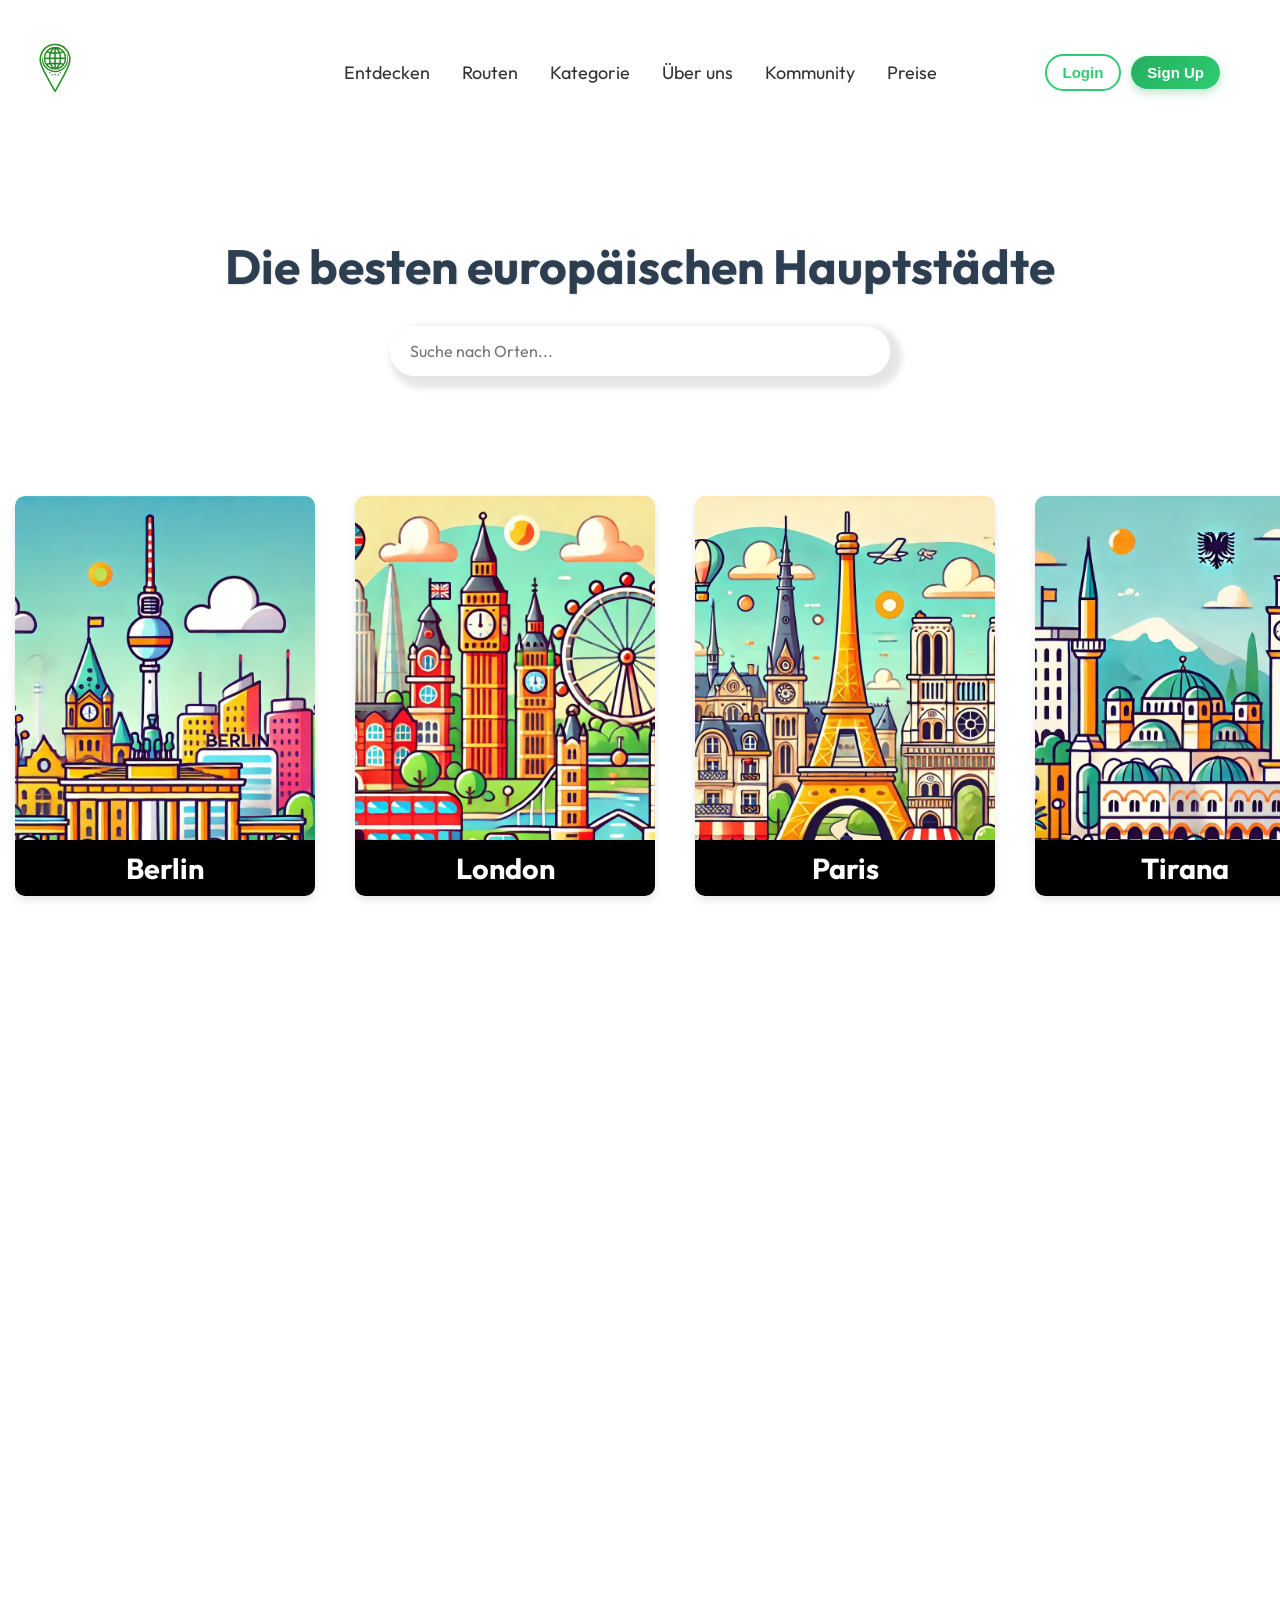
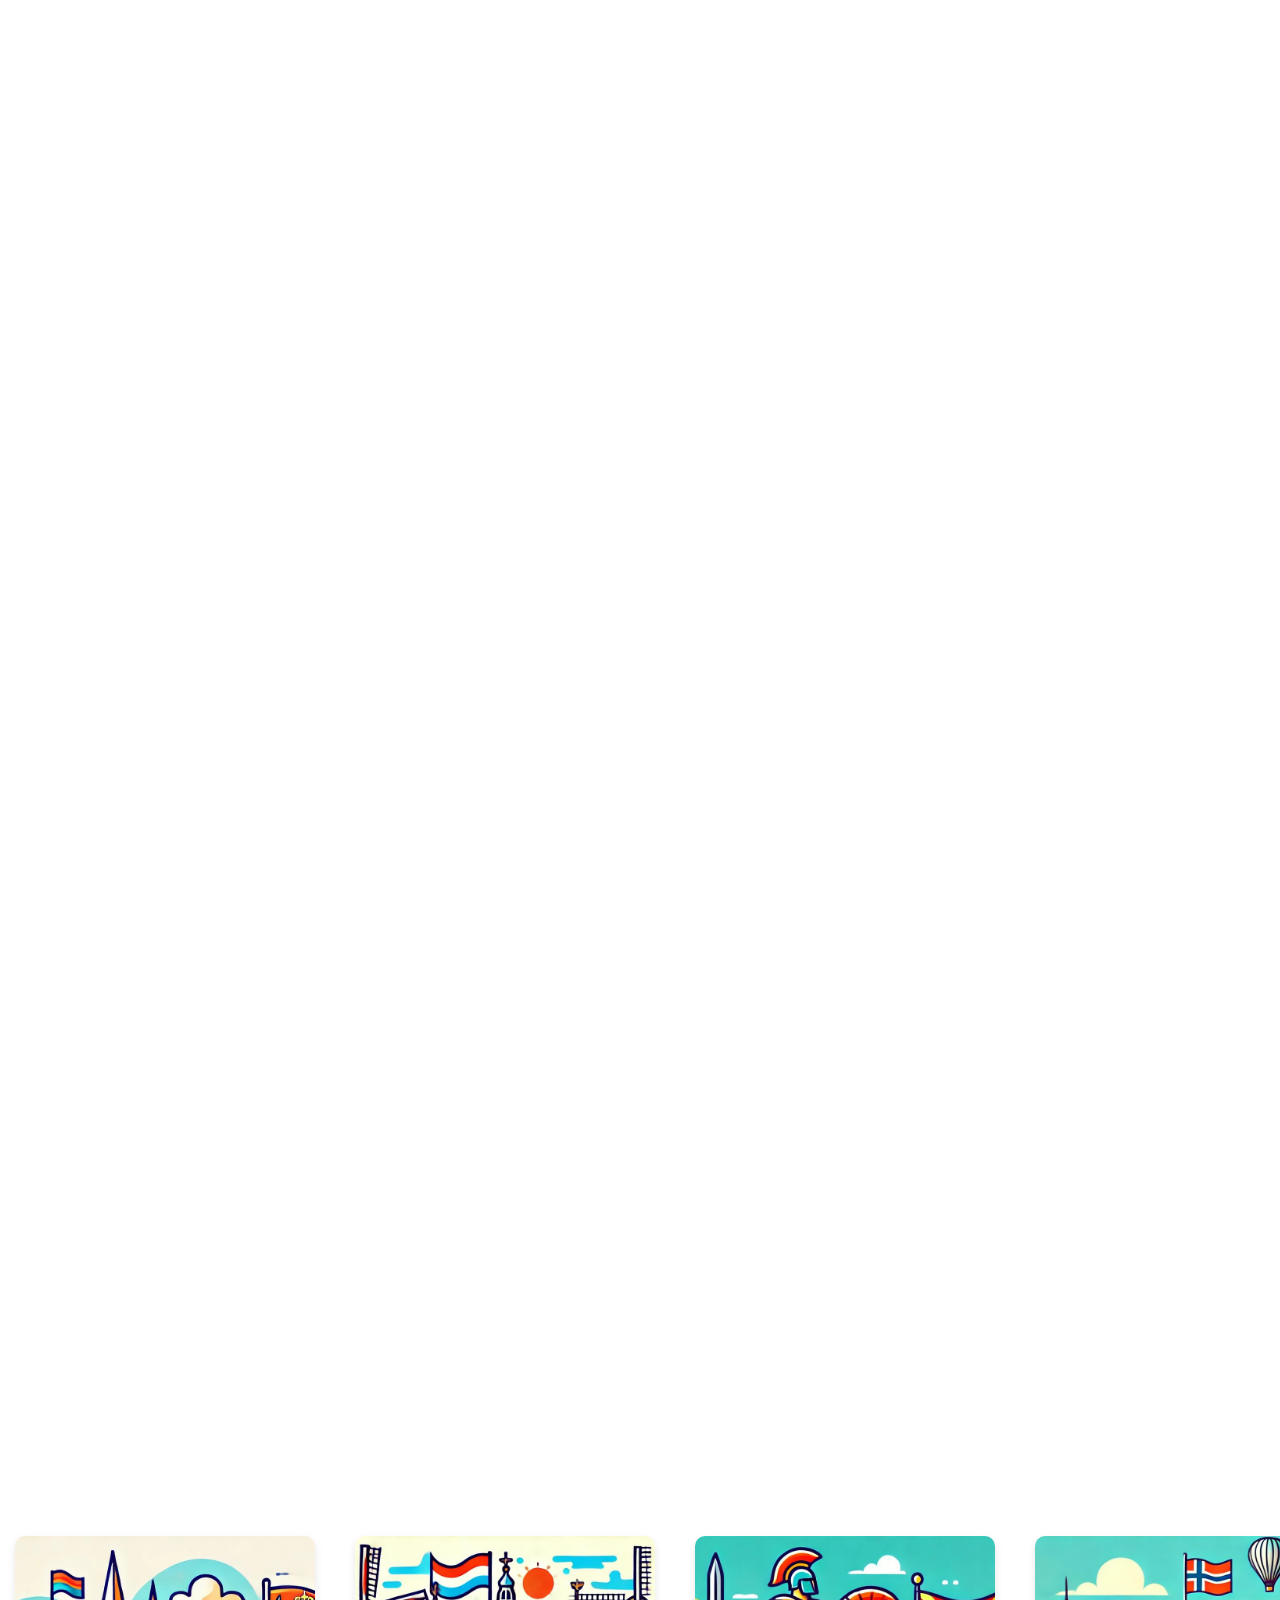
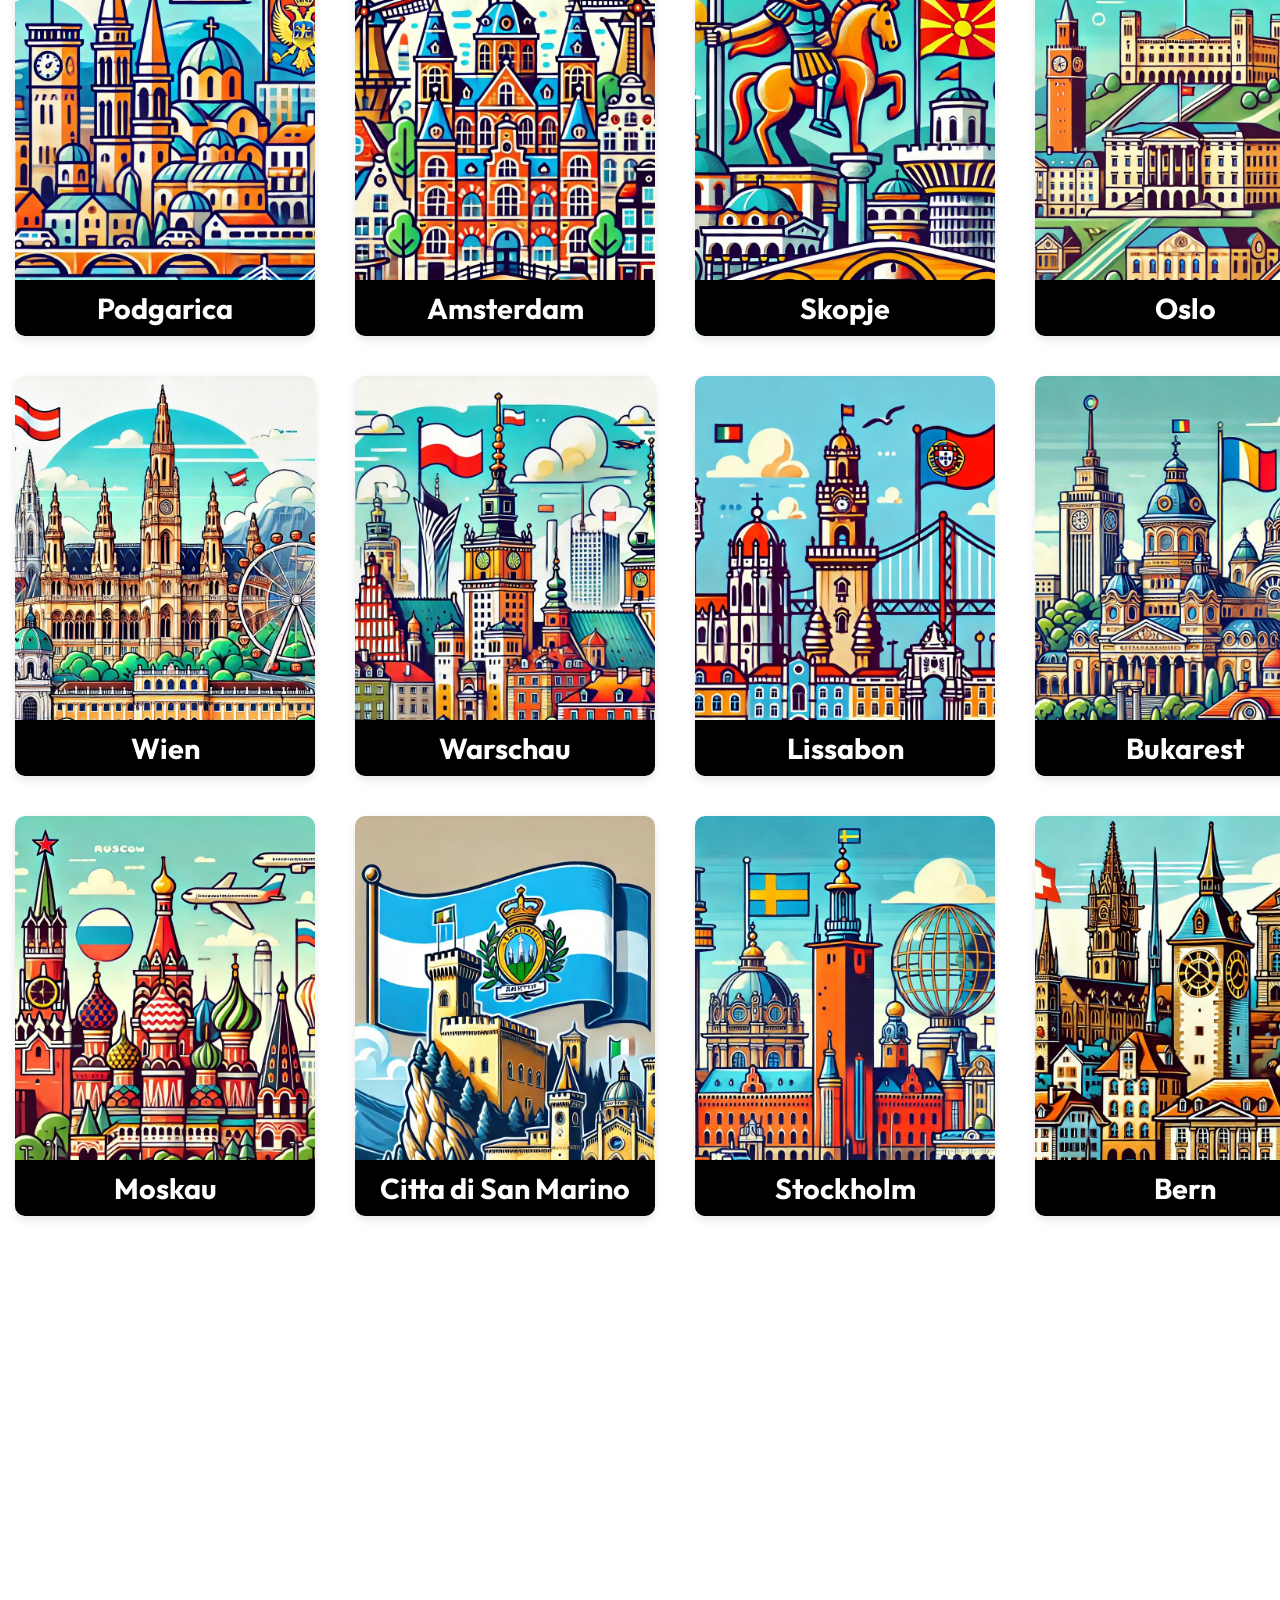
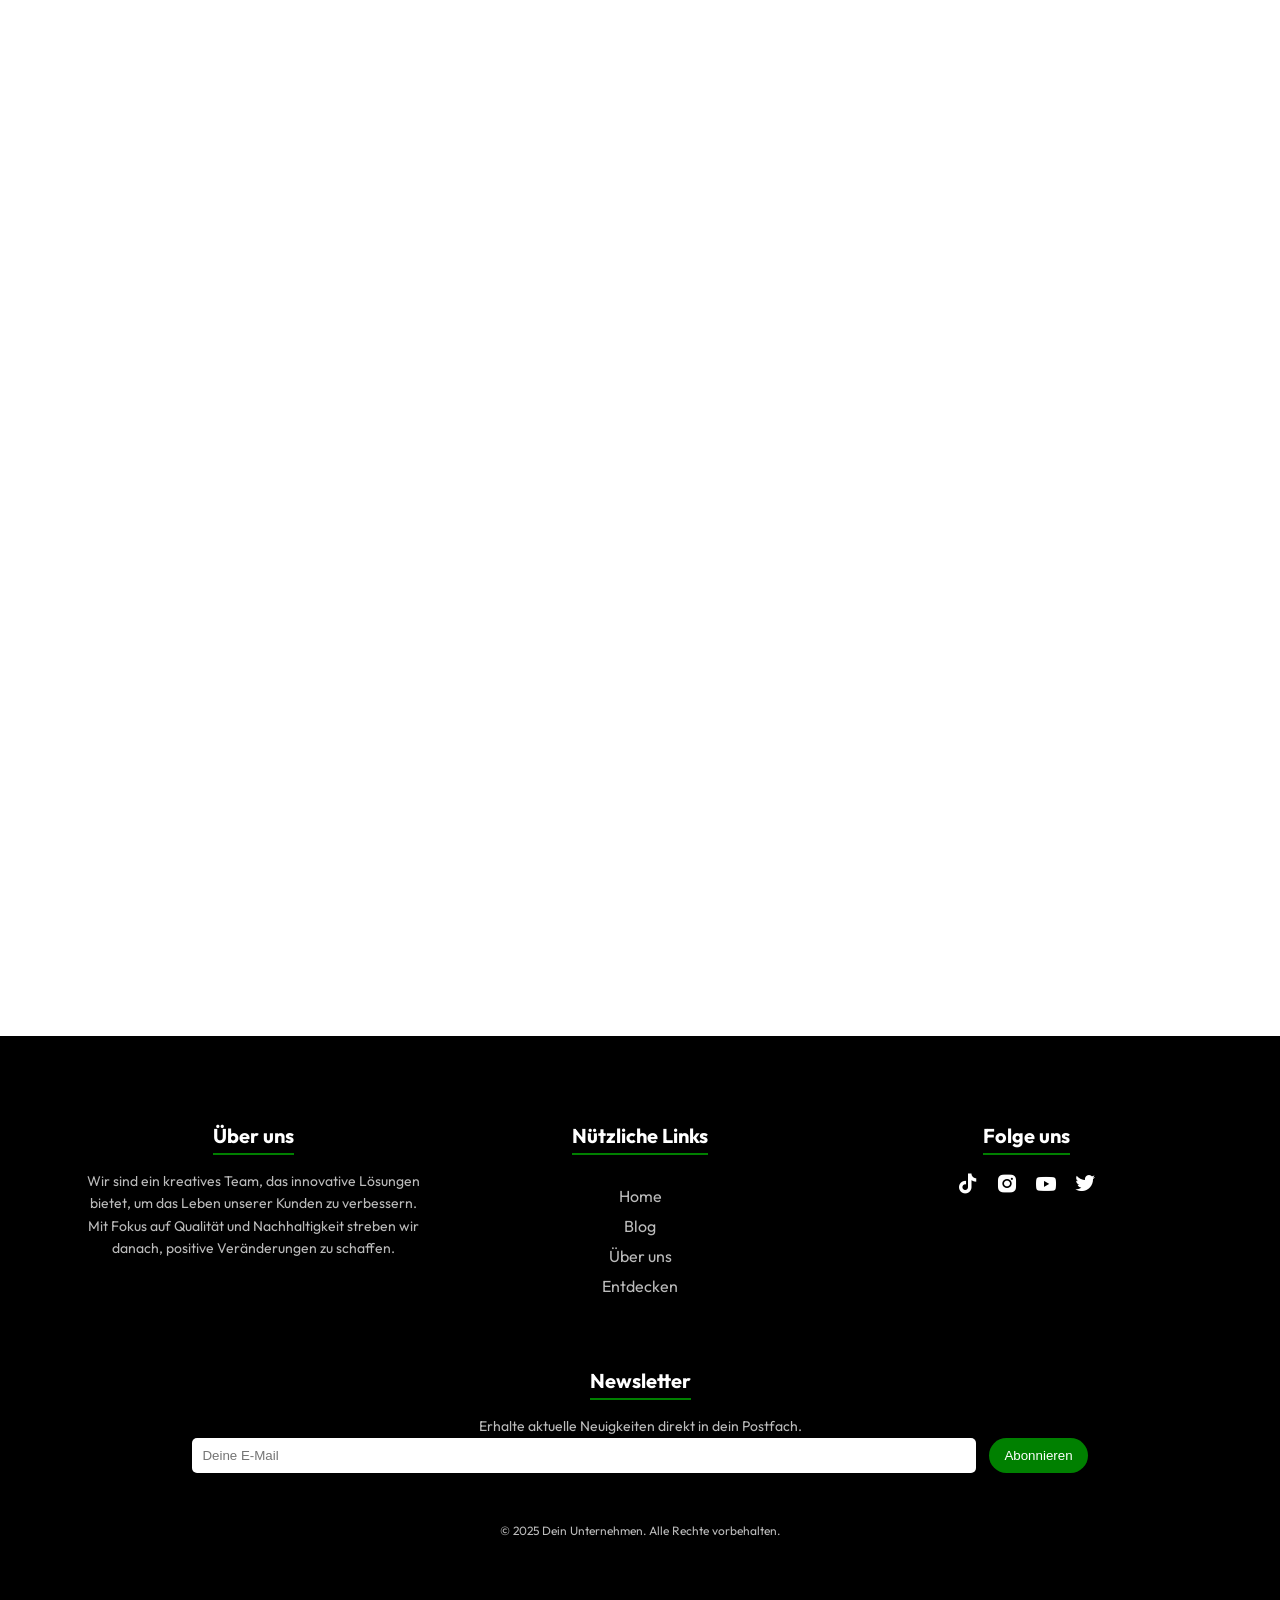
<file: Ilja Test/Entdecken/entdecken.html>
<!DOCTYPE html>
<html lang="de">
<head>
    <meta charset="UTF-8">
    <meta name="viewport" content="width=device-width, initial-scale=1.0">
    <title>Hidden Local Gems | Entdecken</title>

    <link rel="icon" type="image/png" sizes="192x192" href="/Ilja Test/Home/Bilder Home/favicon (1).png"> 
    <link rel="icon" type="image/png" href="/Ilja Test/Home/Bilder Home/favicon (1).png"> 
    <link rel="stylesheet" href="entdecken.css">
    <link href='https://unpkg.com/boxicons@2.1.4/css/boxicons.min.css' rel='stylesheet'>
    <link href="https://cdnjs.cloudflare.com/ajax/libs/font-awesome/5.15.4/css/all.min.css" rel="stylesheet">
</head>
<body>


    <!-- Navbar -->
    <nav class="navbar">
        <div class="logo">
            <a href="/Ilja Test/Home/index.html">
                <img src="/Ilja Test/Home/Bilder Home/logo.png" alt="Hidden Local Gems" class="logo-img">
                <span class="logo-text">Hidden Local Gems</span>
            </a>
        </div>
        <ul class="nav-links">
            <li><a href="/Ilja Test/Entdecken/entdecken.html">Entdecken</a></li>
            <li><a href="/Ilja Test/Routen/routen.html">Routen</a></li>
            <li class="dropdown">
                <a href="#">Kategorie</a>
                <ul class="dropdown-menu">
                    <li><a href="#">Essen</a></li>
                    <li><a href="#">Shoppen</a></li>
                    <li><a href="#">Parken</a></li>
                    <li><a href="#">Natur</a></li>
                    <li><a href="#">Sehenswürdigkeiten</a></li>
                </ul>
            </li>
            <li><a href="#">Über uns</a></li>
            <li><a href="#">Kommunity</a></li>
            <li><a href="#">Preise</a></li>
        </ul>
        <div class="auth-buttons">
            <button class="login-btn">Login</button>
            <button class="signup-btn">Sign Up</button>
        </div>
    </nav>


    <!-- Header -->
    <header class="site-header">
        <div class="header-content">
            <h1 class="header-title">Die besten europäischen Hauptstädte</h1>
            <form class="search-form" action="/search" method="GET">
                <input type="text" name="query" placeholder="Suche nach Orten..." class="search-input">
            </form>
        </div>
    </header>

    <!-- Section 1 -->
    <section class="cards-section">
        <div class="cards-container">

            <!-- Beispielkarte für Berlin Y-->
            <div class="flip-card">
                <button class="close-btn">&times;</button>
                <div class="flip-card-inner">

                    <!-- Vorderseite -->
                    <div class="flip-card-front">
                        <img src="Bilder Entdecken/Berlin.jpg" alt="Berlin">
                        <div class="card-caption">
                            <h3>Berlin</h3>
                        </div>
                    </div>

                    <!-- Rückseite -->
                    <div class="flip-card-back">
                        <div class="card-back-content">
                            <div class="city-info">
                                <h3>Berlin</h3>
                                <div class="description-box">
                                    <p>
                                        Berlin ist eine Stadt voller Kontraste und Geschichten – von den historischen Überresten der Berliner Mauer bis hin zu modernster Architektur und innovativer Kunst. Die Hauptstadt Deutschlands vereint ein bewegtes, turbulentes Erbe mit einem pulsierenden, kosmopolitischen Flair. Neben weltberühmten Sehenswürdigkeiten wie dem Brandenburger Tor, dem Reichstag und dem Checkpoint Charlie bietet Berlin ein vielfältiges kulturelles Angebot: zahlreiche Museen, Galerien und Theater laden zum Entdecken ein, während in den alternativen Vierteln wie Kreuzberg und Friedrichshain das kreative, urbane Leben spürbar wird.
                                    </p>
                                    <p>
                                        Ob bei einem Spaziergang entlang der Spree, beim Besuch der farbenfrohen Street-Art oder in einem der vielen trendigen Cafés – Berlin begeistert mit seiner Offenheit und seinem unkonventionellen Charme. Die Stadt ist ein Schmelztiegel der Kulturen, in dem Tradition und Moderne harmonisch ineinanderfließen. Erleben Sie das vielfältige Nachtleben, internationale Küche und innovative Start-ups, die Berlin zu einem der aufregendsten urbanen Zentren Europas machen.
                                    </p>
                                </div>
                            </div>
                            <div class="city-list">
                                <ul>
                                    <li>Essen <span class="count">50</span></li>
                                    <li>Shoppen <span class="count">30</span></li>
                                    <li>Parken <span class="count">20</span></li>
                                    <li>Natur <span class="count">15</span></li>
                                    <li>Sehenswürdigkeiten <span class="count">25</span></li>
                                </ul>
                                <img src="Bilder Entdecken/Berlin.jpg" alt="Zwischenbild" class="city-mid-image">
                                <a href="Berlin/berlin.html" class="visit-button">Mehr erfahren</a>
                            </div>
                        </div>
                    </div>
                </div>
            </div>

            <!-- Beispielkarte für London Y-->
            <div class="flip-card">
                <button class="close-btn">&times;</button>
                <div class="flip-card-inner">

                    <!-- Vorderseite -->
                    <div class="flip-card-front">
                        <img src="Bilder Entdecken/London.jpg" alt="London">
                        <div class="card-caption">
                            <h3>London</h3>
                        </div>
                    </div>

                    <!-- Rückseite -->
                    <div class="flip-card-back">
                        <div class="card-back-content">
                            <div class="city-info">
                                <h3>London</h3>
                                <div class="description-box">
                                    <p>
                                        London ist eine pulsierende Metropole, die Geschichte und Moderne auf einzigartige Weise vereint. Die Stadt besticht durch ihre beeindruckenden historischen Wahrzeichen – von der imposanten Tower Bridge über den Buckingham Palace bis hin zur ehrwürdigen Westminster Abbey. Gleichzeitig prägt ein kosmopolitisches Flair mit einem dynamischen Kunst- und Kulturszenario das Stadtbild.
                                    </p>
                                    <p>
                                        Ob bei einem Spaziergang entlang der Themse, beim Besuch in einem der vielen Museen oder beim Erkunden der vielfältigen Viertel wie Shoreditch und Camden – London bietet ein unerschöpfliches Angebot an kulturellen Erlebnissen und kulinarischen Genüssen. Diese Stadt ist ein Schmelztiegel der Kulturen, der Tradition und Innovation miteinander verwebt und stets neue Impulse setzt.
                                    </p>
                                </div>
                            </div>
                            <div class="city-list">
                                <ul>
                                    <li>Essen <span class="count">50</span></li>
                                    <li>Shoppen <span class="count">30</span></li>
                                    <li>Parken <span class="count">20</span></li>
                                    <li>Natur <span class="count">15</span></li>
                                    <li>Sehenswürdigkeiten <span class="count">25</span></li>
                                </ul>
                                <img src="Bilder Entdecken/London.jpg" alt="Zwischenbild" class="city-mid-image">
                                <a href="#" class="visit-button">Mehr erfahren</a>
                            </div>
                        </div>
                    </div>
                </div>
            </div>

            <!-- Beispielkarte für Paris Y-->
            <div class="flip-card">
                <button class="close-btn">&times;</button>
                <div class="flip-card-inner">

                    <!-- Vorderseite -->
                    <div class="flip-card-front">
                        <img src="Bilder Entdecken/Paris.jpg" alt="Paris">
                        <div class="card-caption">
                            <h3>Paris</h3>
                        </div>
                    </div>

                    <!-- Rückseite -->
                    <div class="flip-card-back">
                        <div class="card-back-content">
                            <div class="city-info">
                                <h3>Paris</h3>
                                <div class="description-box">
                                    <p>
                                        Paris, die Stadt der Lichter, besticht durch ihre unvergleichliche Mischung aus historischer Pracht und zeitgenössischer Eleganz. Mit ikonischen Bauwerken wie dem Eiffelturm, der Kathedrale Notre-Dame und dem Arc de Triomphe präsentiert sich die französische Hauptstadt als lebendiges Museum, das Besucher in ihre faszinierende Geschichte eintauchen lässt. Enge, gepflasterte Gassen, charmante Cafés und lebendige Boulevards laden zum Flanieren und Verweilen ein.
                                    </p>
                                    <p>
                                        Doch Paris ist mehr als nur ein historisches Wahrzeichen – es ist ein pulsierendes Zentrum der Kunst, Mode und Gastronomie. Zahlreiche Museen, darunter der Louvre und das Musée d'Orsay, beherbergen weltberühmte Kunstwerke, während moderne Galerien und innovative Designstudios den kreativen Puls der Stadt spüren lassen. Die kulinarische Vielfalt reicht von traditionellen Bistros bis hin zu avantgardistischen Restaurants, die jeden Gaumen erfreuen. In Paris verschmelzen Tradition und Innovation zu einem einzigartigen Erlebnis, das Besucher immer wieder in seinen Bann zieht.
                                    </p>
                                </div>
                            </div>
                            <div class="city-list">
                                <ul>
                                    <li>Essen <span class="count">50</span></li>
                                    <li>Shoppen <span class="count">30</span></li>
                                    <li>Parken <span class="count">20</span></li>
                                    <li>Natur <span class="count">15</span></li>
                                    <li>Sehenswürdigkeiten <span class="count">25</span></li>
                                </ul>
                                <img src="Bilder Entdecken/Paris.jpg" alt="Zwischenbild" class="city-mid-image">
                                <a href="#" class="visit-button">Mehr erfahren</a>
                            </div>
                        </div>
                    </div>
                </div>
            </div>

            <!-- Beispielkarte für Tirana Y-->
            <div class="flip-card">
                <button class="close-btn">&times;</button>
                <div class="flip-card-inner">

                    <!-- Vorderseite -->
                    <div class="flip-card-front">
                        <img src="Bilder Entdecken/Tirana.jpg" alt="Tirana">
                        <div class="card-caption">
                            <h3>Tirana</h3>
                        </div>
                    </div>

                    <!-- Rückseite -->
                    <div class="flip-card-back">
                        <div class="card-back-content">
                            <div class="city-info">
                                <h3>Tirana</h3>
                                <div class="description-box">
                                    <p>
                                        Tirana, die lebendige Hauptstadt Albaniens, vereint auf beeindruckende Weise Tradition und Moderne. Die Stadt besticht durch ihre farbenfrohen Fassaden, historischen Plätze und ein pulsierendes kulturelles Leben. Vom zentralen Skanderbeg-Platz, der das Herz Tiranas bildet, bis hin zu charmanten Cafés und Museen – Tirana zieht mit ihrem unverwechselbaren Charakter Besucher in ihren Bann.
                                    </p>
                                    <p>
                                        In den letzten Jahren hat sich Tirana zu einer dynamischen Metropole gewandelt, in der urbane Erneuerung und kulturelles Erbe harmonisch miteinander verschmelzen. Kreative Projekte, moderne Architektur und lebendige Straßenkunst prägen das Stadtbild und verleihen Tirana einen frischen, innovativen Touch. Egal, ob bei einem Bummel durch den farbenfrohen Stadtteil Blloku oder beim Besuch traditioneller Märkte – Tirana bietet ein authentisches Erlebnis, das den Geist Albaniens eindrucksvoll widerspiegelt.
                                    </p>                                      
                                </div>
                            </div>
                            <div class="city-list">
                                <ul>
                                    <li>Essen <span class="count">50</span></li>
                                    <li>Shoppen <span class="count">30</span></li>
                                    <li>Parken <span class="count">20</span></li>
                                    <li>Natur <span class="count">15</span></li>
                                    <li>Sehenswürdigkeiten <span class="count">25</span></li>
                                </ul>
                                <img src="Bilder Entdecken/Tirana.jpg" alt="Zwischenbild" class="city-mid-image">
                                <a href="/Ilja Test/Error/error.html" class="visit-button" >Mehr erfahren</a>
                            </div>
                        </div>
                    </div>
                </div>
            </div>

            <!-- Beispielkarte für Andorra la Vella Y-->
            <div class="flip-card">
                <button class="close-btn">&times;</button>
                <div class="flip-card-inner">

                    <!-- Vorderseite -->
                    <div class="flip-card-front">
                        <img src="Bilder Entdecken/Andorra la Vella.jpg" alt="Andorra la Vella">
                        <div class="card-caption">
                            <h3>Andorra la Vella</h3>
                        </div>
                    </div>

                    <!-- Rückseite -->
                    <div class="flip-card-back">
                        <div class="card-back-content">
                            <div class="city-info">
                                <h3>Andorra la Vella</h3>
                                <div class="description-box">
                                    <p>
                                        Andorra la Vella, die charmante Hauptstadt des Fürstentums Andorra, besticht durch ihre einzigartige Lage in den Pyrenäen. Die Stadt verbindet alpine Natur mit urbanem Flair und bietet ein faszinierendes Zusammenspiel aus traditioneller Architektur und modernen Elementen. Eingebettet in eine malerische Berglandschaft lädt Andorra la Vella zu entspannten Spaziergängen durch enge Gassen, gemütliche Plätze und lebhafte Einkaufsstraßen ein.
                                    </p>
                                    <p>
                                        Neben kulturellen Sehenswürdigkeiten und historischen Bauwerken ist die Stadt vor allem für ihre steuerfreien Einkaufsmöglichkeiten bekannt, die Besucher aus aller Welt anziehen. Ob beim Erkunden der charmanten Altstadt, beim Genießen der lokalen Gastronomie oder beim Bewundern der beeindruckenden Bergkulisse – Andorra la Vella bietet ein authentisches Erlebnis, das Tradition und Moderne auf harmonische Weise vereint.
                                    </p>
                                </div>
                            </div>
                            <div class="city-list">
                                <ul>
                                    <li>Essen <span class="count">50</span></li>
                                    <li>Shoppen <span class="count">30</span></li>
                                    <li>Parken <span class="count">20</span></li>
                                    <li>Natur <span class="count">15</span></li>
                                    <li>Sehenswürdigkeiten <span class="count">25</span></li>
                                </ul>
                                <img src="Bilder Entdecken/Andorra la Vella.jpg" alt="Zwischenbild" class="city-mid-image">
                                <a href="/Ilja Test/Error/error.html" class="visit-button">Mehr erfahren</a>
                            </div>
                        </div>
                    </div>
                </div>
            </div>

            <!-- Beispielkarte für Minsk Y-->
            <div class="flip-card">
                <button class="close-btn">&times;</button>
                <div class="flip-card-inner">

                    <!-- Vorderseite -->
                    <div class="flip-card-front">
                        <img src="Bilder Entdecken/Minsk.jpg" alt="Minsk">
                        <div class="card-caption">
                            <h3>Minsk</h3>
                        </div>
                    </div>

                    <!-- Rückseite -->
                    <div class="flip-card-back">
                        <div class="card-back-content">
                            <div class="city-info">
                                <h3>Minsk</h3>
                                <div class="description-box">
                                    <p>
                                        Minsk, die pulsierende Hauptstadt von Belarus, beeindruckt durch ihre einzigartige Verbindung von sowjetischem Erbe und moderner Urbanität. Die Stadt vereint historische Denkmäler, weitläufige Parks und eindrucksvolle Architektur, die an die glorreiche Vergangenheit erinnert und gleichzeitig den Weg in eine dynamische Zukunft weist. Museen, Theater und lebhafte Marktplätze bieten einen authentischen Einblick in das reiche kulturelle Leben der Stadt.
                                    </p>
                                    <p>
                                        In den letzten Jahren hat sich Minsk zu einem modernen Zentrum entwickelt, in dem innovative Neubauten harmonisch neben klassischen Bauwerken stehen. Die lebendige Kulturszene, regelmäßige Festivals und vielfältige gastronomische Angebote machen Minsk zu einem attraktiven Ziel für Besucher, die Tradition und Fortschritt in einer faszinierenden Metropole erleben möchten.
                                    </p>                                      
                                </div>
                            </div>
                            <div class="city-list">
                                <ul>
                                    <li>Essen <span class="count">50</span></li>
                                    <li>Shoppen <span class="count">30</span></li>
                                    <li>Parken <span class="count">20</span></li>
                                    <li>Natur <span class="count">15</span></li>
                                    <li>Sehenswürdigkeiten <span class="count">25</span></li>
                                </ul>
                                <img src="Bilder Entdecken/Minsk.jpg" alt="Zwischenbild" class="city-mid-image">
                                <a href="/Ilja Test/Error/error.html" class="visit-button">Mehr erfahren</a>
                            </div>
                        </div>
                    </div>
                </div>
            </div>

            <!-- Beispielkarte für Brüssel Y-->
            <div class="flip-card">
                <button class="close-btn">&times;</button>
                <div class="flip-card-inner">

                    <!-- Vorderseite -->
                    <div class="flip-card-front">
                        <img src="Bilder Entdecken/Brüssel.jpg" alt="Brüssel">
                        <div class="card-caption">
                            <h3>Brüssel</h3>
                        </div>
                    </div>

                    <!-- Rückseite -->
                    <div class="flip-card-back">
                        <div class="card-back-content">
                            <div class="city-info">
                                <h3>Brüssel</h3>
                                <div class="description-box">
                                    <p>
                                        Brüssel, die multikulturelle Hauptstadt Belgiens und zugleich das politische Zentrum Europas, besticht durch ihre faszinierende Mischung aus historischer Architektur und modernem Flair. Die Stadt ist berühmt für ihre kunstvollen Jugendstilbauten, charmanten Gassen und das ikonische Atomium – ein Symbol für Fortschritt und Innovation. Gleichzeitig lädt der Grand-Place mit seinen prächtigen Gebäuden und lebendigen Märkten dazu ein, in die reiche Geschichte und das kulturelle Erbe der Stadt einzutauchen.
                                    </p>
                                    <p>
                                        Neben ihrer beeindruckenden Architektur ist Brüssel ein Schmelztiegel der Kulturen, in dem kulinarische Köstlichkeiten wie Waffeln, Pralinen und Bier auf internationale Einflüsse treffen. Museen, Festivals und ein pulsierendes Stadtleben machen Brüssel zu einem lebendigen Zentrum, das Tradition und Moderne harmonisch vereint. Ob beim Bummeln durch die historischen Straßen oder beim Entdecken moderner Kunstgalerien – Brüssel bietet vielfältige Eindrücke, die jeden Besucher in ihren Bann ziehen.
                                    </p>   
                                </div>
                            </div>
                            <div class="city-list">
                                <ul>
                                    <li>Essen <span class="count">50</span></li>
                                    <li>Shoppen <span class="count">30</span></li>
                                    <li>Parken <span class="count">20</span></li>
                                    <li>Natur <span class="count">15</span></li>
                                    <li>Sehenswürdigkeiten <span class="count">25</span></li>
                                </ul>
                                <img src="Bilder Entdecken/Brüssel.jpg" alt="Zwischenbild" class="city-mid-image">
                                <a href="/Ilja Test/Error/error.html" class="visit-button">Mehr erfahren</a>
                            </div>
                        </div>
                    </div>
                </div>
            </div>

            <!-- Beispielkarte für Sarajevo Y-->
            <div class="flip-card">
                <button class="close-btn">&times;</button>
                <div class="flip-card-inner">

                    <!-- Vorderseite -->
                    <div class="flip-card-front">
                        <img src="Bilder Entdecken/Sarajevo.jpg" alt="Sarajevo">
                        <div class="card-caption">
                            <h3>Sarajevo</h3>
                        </div>
                    </div>

                    <!-- Rückseite -->
                    <div class="flip-card-back">
                        <div class="card-back-content">
                            <div class="city-info">
                                <h3>Sarajevo</h3>
                                <div class="description-box">
                                    <p>
                                        Sarajevo, die Hauptstadt von Bosnien und Herzegowina, ist eine Stadt, in der Geschichte und Moderne auf einzigartige Weise verschmelzen. Bekannt als „das Jerusalem Europas“, vereint Sarajevo unterschiedliche Kulturen, Religionen und Traditionen. Die Altstadt Baščaršija mit ihren engen Gassen, historischen Basaren und osmanisch geprägten Bauwerken lädt zu einem faszinierenden Streifzug durch vergangene Zeiten ein – während moderne Viertel und kulturelle Veranstaltungen das lebendige, multikulturelle Flair der Stadt widerspiegeln.
                                    </p>
                                    <p>
                                        Bei einem Spaziergang durch Sarajevo erlebt man die Spuren der bewegten Geschichte: vom Erbe des Osmanischen Reichs bis zu den Narben der jüngeren Konflikte, die die Stadt geprägt haben. Heute steht Sarajevo als Symbol für Versöhnung und kulturelle Vielfalt, in dem traditionelle Gastfreundschaft und ein pulsierendes urbanes Leben harmonisch zusammenfinden. Ob in einem der authentischen Cafés, auf den belebten Plätzen oder bei einem Besuch der zahlreichen Museen – Sarajevo bietet Besuchern ein eindrucksvolles und vielschichtiges Erlebnis.
                                    </p>                                      
                                </div>
                            </div>
                            <div class="city-list">
                                <ul>
                                    <li>Essen <span class="count">50</span></li>
                                    <li>Shoppen <span class="count">30</span></li>
                                    <li>Parken <span class="count">20</span></li>
                                    <li>Natur <span class="count">15</span></li>
                                    <li>Sehenswürdigkeiten <span class="count">25</span></li>
                                </ul>
                                <img src="Bilder Entdecken/Sarajevo.jpg" alt="Zwischenbild" class="city-mid-image">
                                <a href="/Ilja Test/Error/error.html" class="visit-button">Mehr erfahren</a>
                            </div>
                        </div>
                    </div>
                </div>
            </div>

            <!-- Beispielkarte für Sofia Y-->
            <div class="flip-card">
                <button class="close-btn">&times;</button>
                <div class="flip-card-inner">

                    <!-- Vorderseite -->
                    <div class="flip-card-front">
                        <img src="Bilder Entdecken/Sofia.jpg" alt="Sofia">
                        <div class="card-caption">
                            <h3>Sofia</h3>
                        </div>
                    </div>

                    <!-- Rückseite -->
                    <div class="flip-card-back">
                        <div class="card-back-content">
                            <div class="city-info">
                                <h3>Sofia</h3>
                                <div class="description-box">
                                    <p>
                                        Sofia, die Hauptstadt Bulgariens, besticht durch ihre faszinierende Mischung aus Geschichte und Moderne. Die Stadt liegt malerisch am Fuße des Vitosha-Gebirges und vereint antike römische Ruinen, osmanische Einflüsse und beeindruckende sowjetische Architektur mit einem dynamischen, modernen Stadtleben. Sehenswürdigkeiten wie die Alexander-Newski-Kathedrale und die römischen Überreste im Zentrum erzählen von Sofias reichem kulturellem Erbe.
                                    </p>
                                    <p>
                                        In Sofia treffen sich Tradition und Innovation: Historische Cafés, lebendige Kunstszenen und moderne Einkaufszentren prägen das Bild dieser pulsierenden Metropole. Bei einem Spaziergang durch die Straßen erlebt man den Charme einer Stadt, die stolz auf ihre Vergangenheit ist und zugleich offen für die Zukunft. Sofia lädt dazu ein, ihre Vielfalt und Gastfreundschaft zu entdecken – ein echtes kulturelles Juwel im Herzen Europas.
                                    </p>                                      
                                </div>
                            </div>
                            <div class="city-list">
                                <ul>
                                    <li>Essen <span class="count">50</span></li>
                                    <li>Shoppen <span class="count">30</span></li>
                                    <li>Parken <span class="count">20</span></li>
                                    <li>Natur <span class="count">15</span></li>
                                    <li>Sehenswürdigkeiten <span class="count">25</span></li>
                                </ul>
                                <img src="Bilder Entdecken/Sofia.jpg" alt="Zwischenbild" class="city-mid-image">
                                <a href="#" class="visit-button" target="_blank">Mehr erfahren</a>
                            </div>
                        </div>
                    </div>
                </div>
            </div>

            <!-- Beispielkarte für Kopenhagen Y-->
            <div class="flip-card">
                <button class="close-btn">&times;</button>
                <div class="flip-card-inner">

                    <!-- Vorderseite -->
                    <div class="flip-card-front">
                        <img src="Bilder Entdecken/Kopenhagen.jpg" alt="Kopenhagen">
                        <div class="card-caption">
                            <h3>Kopenhagen</h3>
                        </div>
                    </div>

                    <!-- Rückseite -->
                    <div class="flip-card-back">
                        <div class="card-back-content">
                            <div class="city-info">
                                <h3>Kopenhagen</h3>
                                <div class="description-box">
                                    <p>
                                        Kopenhagen, die lebendige Hauptstadt Dänemarks, verzaubert mit ihrer charmanten Mischung aus historischer Eleganz und modernem, nachhaltigem Lebensstil. Die Stadt ist bekannt für ihre malerischen Kanäle, farbenfrohen Häuser und die entspannte Atmosphäre, die sich besonders in den belebten Straßen von Nyhavn widerspiegelt. Gleichzeitig zeigt Kopenhagen, wie Tradition und Innovation harmonisch zusammenfinden – von königlichen Palästen und alten Gassen bis hin zu innovativen Architekturprojekten und einem ausgeprägten Fokus auf Umweltfreundlichkeit.
                                    </p>
                                    <p>
                                        In Kopenhagen erlebt man eine Stadt, die sowohl historisches Erbe als auch zeitgenössische Kreativität in den Mittelpunkt stellt. Ob bei einem gemütlichen Fahrradausflug, einem Besuch in einem der zahlreichen Museen oder einem Kaffee in einem hippen Café – Kopenhagen lädt dazu ein, das dänische Lebensgefühl und die herzliche Gastfreundschaft zu entdecken. Diese faszinierende Metropole bietet ein inspirierendes Erlebnis, das Tradition und Moderne auf einzigartige Weise vereint.
                                    </p>                                      
                                </div>
                            </div>
                            <div class="city-list">
                                <ul>
                                    <li>Essen <span class="count">50</span></li>
                                    <li>Shoppen <span class="count">30</span></li>
                                    <li>Parken <span class="count">20</span></li>
                                    <li>Natur <span class="count">15</span></li>
                                    <li>Sehenswürdigkeiten <span class="count">25</span></li>
                                </ul>
                                <img src="Bilder Entdecken/Kopenhagen.jpg" alt="Zwischenbild" class="city-mid-image">
                                <a href="#" class="visit-button" target="_blank">Mehr erfahren</a>
                            </div>
                        </div>
                    </div>
                </div>
            </div>

            <!-- Beispielkarte für Talinn Y-->
            <div class="flip-card">
                <button class="close-btn">&times;</button>
                <div class="flip-card-inner">

                    <!-- Vorderseite -->
                    <div class="flip-card-front">
                        <img src="Bilder Entdecken/Talinn.jpg" alt="Talinn">
                        <div class="card-caption">
                            <h3>Talinn</h3>
                        </div>
                    </div>

                    <!-- Rückseite -->
                    <div class="flip-card-back">
                        <div class="card-back-content">
                            <div class="city-info">
                                <h3>Talinn</h3>
                                <div class="description-box">
                                    <p>
                                        Tallinn, die charmante Hauptstadt Estlands, verzaubert Besucher mit ihrem hervorragend erhaltenen mittelalterlichen Flair und einer dynamischen, modernen Atmosphäre. Die gut erhaltene Altstadt mit ihren kopfsteingepflasterten Straßen, historischen Türmen und malerischen Plätzen entführt in eine längst vergangene Zeit, während zeitgenössische Cafés, Kunstgalerien und innovative Start-ups die Stadt in die Zukunft führen.
                                    </p>
                                    <p>
                                        Die einzigartige Mischung aus Geschichte und Moderne macht Tallinn zu einem faszinierenden Reiseziel. Schlendere durch die engen Gassen der Altstadt, entdecke beeindruckende Bauwerke wie die Alexander-Newski-Kathedrale und genieße die lebendige Kultur, die sich in zahlreichen Festivals und Veranstaltungen widerspiegelt. Tallinn bietet ein authentisches Erlebnis, bei dem Tradition und Fortschritt harmonisch ineinanderfließen – eine Stadt, die sowohl Historiker als auch moderne Urbanisten begeistert.
                                    </p>
                                </div>
                            </div>
                            <div class="city-list">
                                <ul>
                                    <li>Essen <span class="count">50</span></li>
                                    <li>Shoppen <span class="count">30</span></li>
                                    <li>Parken <span class="count">20</span></li>
                                    <li>Natur <span class="count">15</span></li>
                                    <li>Sehenswürdigkeiten <span class="count">25</span></li>
                                </ul>
                                <img src="Bilder Entdecken/Talinn.jpg" alt="Zwischenbild" class="city-mid-image">
                                <a href="#" class="visit-button" target="_blank">Mehr erfahren</a>
                            </div>
                        </div>
                    </div>
                </div>
            </div>

            <!-- Beispielkarte für Helsinki Y-->
            <div class="flip-card">
                <button class="close-btn">&times;</button>
                <div class="flip-card-inner">

                    <!-- Vorderseite -->
                    <div class="flip-card-front">
                        <img src="Bilder Entdecken/Helsinki.jpg" alt="Helsinki">
                        <div class="card-caption">
                            <h3>Helsinki</h3>
                        </div>
                    </div>

                    <!-- Rückseite -->
                    <div class="flip-card-back">
                        <div class="card-back-content">
                            <div class="city-info">
                                <h3>Helsinki</h3>
                                <div class="description-box">
                                    <p>
                                        Helsinki, die pulsierende Hauptstadt Finnlands, beeindruckt mit einer harmonischen Verbindung von nordischem Minimalismus und moderner Innovation. Die Stadt besticht durch ihr klares, lichtdurchflutetes Stadtbild, elegante Architektur und eine ausgeprägte Designkultur. Gleichzeitig schaffen die zahlreichen Parks, das nahe Meer und die innovative Atmosphäre einen einzigartigen Rahmen, der Tradition und Fortschritt miteinander verbindet.
                                    </p>
                                    <p>
                                        Ob bei einem entspannten Spaziergang entlang der Uferpromenade, dem Besuch moderner Museen und Galerien oder dem Genießen der finnischen Küche in gemütlichen Cafés – Helsinki bietet ein inspirierendes Erlebnis. Die Stadt lädt dazu ein, den typischen nordischen Lebensstil zu entdecken, in dem Natur, Kultur und Technologie auf wunderbare Weise ineinanderfließen.
                                    </p>
                                </div>
                            </div>
                            <div class="city-list">
                                <ul>
                                    <li>Essen <span class="count">50</span></li>
                                    <li>Shoppen <span class="count">30</span></li>
                                    <li>Parken <span class="count">20</span></li>
                                    <li>Natur <span class="count">15</span></li>
                                    <li>Sehenswürdigkeiten <span class="count">25</span></li>
                                </ul>
                                <img src="Bilder Entdecken/Helsinki.jpg" alt="Zwischenbild" class="city-mid-image">
                                <a href="#" class="visit-button" target="_blank">Mehr erfahren</a>
                            </div>
                        </div>
                    </div>
                </div>
            </div>

            <!-- Beispielkarte für Athen Y-->
            <div class="flip-card">
                <button class="close-btn">&times;</button>
                <div class="flip-card-inner">

                    <!-- Vorderseite -->
                    <div class="flip-card-front">
                        <img src="Bilder Entdecken/Athen.jpg" alt="Athen">
                        <div class="card-caption">
                            <h3>Athen</h3>
                        </div>
                    </div>

                    <!-- Rückseite -->
                    <div class="flip-card-back">
                        <div class="card-back-content">
                            <div class="city-info">
                                <h3>Athen</h3>
                                <div class="description-box">
                                    <p>
                                        Athen, die Wiege der westlichen Zivilisation, vereint antikes Erbe und modernes pulsierendes Leben. Die beeindruckende Akropolis mit dem Parthenon thront über der Stadt und zeugt von einer glorreichen Vergangenheit, während enge Gassen, belebte Plätze und traditionelle Tavernen den Charme des heutigen Athen ausmachen.
                                    </p>
                                    <p>
                                        Doch Athen ist mehr als nur Geschichte – es ist eine dynamische Metropole, in der antike Monumente harmonisch neben moderner Kultur und innovativen Lebensstilen stehen. Museen, Festivals und ein reges Café-Leben laden dazu ein, die griechische Gastfreundschaft und Kreativität hautnah zu erleben. Ob bei einem Spaziergang durch die historischen Straßen oder beim Genießen der mediterranen Küche – Athen bietet ein faszinierendes Erlebnis, das Vergangenheit und Gegenwart auf wunderbare Weise miteinander verbindet.
                                    </p>
                                </div>
                            </div>
                            <div class="city-list">
                                <ul>
                                    <li>Essen <span class="count">50</span></li>
                                    <li>Shoppen <span class="count">30</span></li>
                                    <li>Parken <span class="count">20</span></li>
                                    <li>Natur <span class="count">15</span></li>
                                    <li>Sehenswürdigkeiten <span class="count">25</span></li>
                                </ul>
                                <img src="Bilder Entdecken/Athen.jpg" alt="Zwischenbild" class="city-mid-image">
                                <a href="#" class="visit-button" target="_blank">Mehr erfahren</a>
                            </div>
                        </div>
                    </div>
                </div>
            </div>

            <!-- Beispielkarte für Dublin Y-->
            <div class="flip-card">
                <button class="close-btn">&times;</button>
                <div class="flip-card-inner">

                    <!-- Vorderseite -->
                    <div class="flip-card-front">
                        <img src="Bilder Entdecken/Dublin.jpg" alt="Dublin">
                        <div class="card-caption">
                            <h3>Dublin</h3>
                        </div>
                    </div>

                    <!-- Rückseite -->
                    <div class="flip-card-back">
                        <div class="card-back-content">
                            <div class="city-info">
                                <h3>Dublin</h3>
                                <div class="description-box">
                                    <p>
                                        Dublin, die lebendige Hauptstadt Irlands, begeistert mit einer Mischung aus historischer Tradition und modernem, pulsierendem Stadtleben. Die charmanten Kopfsteinpflasterstraßen, historischen Gebäude und gemütlichen Pubs verleihen der Stadt ein einzigartiges Flair, während das reiche kulturelle Erbe – von literarischen Größen bis zu beeindruckenden Museen – jeden Besucher in seinen Bann zieht.
                                    </p>
                                    <p>
                                        Bei einem Spaziergang durch Dublin erlebt man den unverwechselbaren Charme der irischen Hauptstadt: lebhafte Straßenmusik, freundliche Einheimische und eine Atmosphäre, die zum Verweilen einlädt. Ob in einem traditionellen Pub bei einem Pint Guinness oder bei einem Besuch der zahlreichen kulturellen Sehenswürdigkeiten – Dublin bietet ein authentisches Erlebnis, das Geschichte und Gegenwart auf harmonische Weise verbindet.
                                    </p>                                      
                                </div>
                            </div>
                            <div class="city-list">
                                <ul>
                                    <li>Essen <span class="count">50</span></li>
                                    <li>Shoppen <span class="count">30</span></li>
                                    <li>Parken <span class="count">20</span></li>
                                    <li>Natur <span class="count">15</span></li>
                                    <li>Sehenswürdigkeiten <span class="count">25</span></li>
                                </ul>
                                <img src="Bilder Entdecken/Dublin.jpg" alt="Zwischenbild" class="city-mid-image">
                                <a href="#" class="visit-button" target="_blank">Mehr erfahren</a>
                            </div>
                        </div>
                    </div>
                </div>
            </div>

            <!-- Beispielkarte für Reykjavík Y-->
            <div class="flip-card">
                <button class="close-btn">&times;</button>
                <div class="flip-card-inner">

                    <!-- Vorderseite -->
                    <div class="flip-card-front">
                        <img src="Bilder Entdecken/Reykjavik.jpg" alt="Reykjavik">
                        <div class="card-caption">
                            <h3>Reykjavik</h3>
                        </div>
                    </div>

                    <!-- Rückseite -->
                    <div class="flip-card-back">
                        <div class="card-back-content">
                            <div class="city-info">
                                <h3>Reykjavik</h3>
                                <div class="description-box">
                                    <p>
                                        Reykjavik, die lebendige Hauptstadt Islands, beeindruckt mit einer faszinierenden Mischung aus moderner Urbanität und atemberaubender Natur. Die Stadt ist bekannt für ihre farbenfrohen Gebäude, innovativen Designs und eine dynamische Kulturszene, die in zahlreichen Festivals und Konzerten zum Ausdruck kommt. Gleichzeitig bietet Reykjavik als Tor zu Islands einzigartigen Landschaften – von Geysiren und Wasserfällen bis hin zu Vulkanlandschaften – ein unvergleichliches Erlebnis.
                                    </p>
                                    <p>
                                        In Reykjavik verschmelzen Tradition und Fortschritt auf harmonische Weise. Ob beim Bummeln durch die gemütlichen Straßen, beim Besuch moderner Museen oder beim Entspannen in einem der vielen warmen Thermalbäder – die isländische Hauptstadt lädt dazu ein, den Charme und die Gastfreundschaft Islands hautnah zu erleben. Erleben Sie eine Stadt, in der Kultur, Kunst und Natur zu einem beeindruckenden Gesamterlebnis verschmelzen.
                                    </p>
                                </div>
                            </div>
                            <div class="city-list">
                                <ul>
                                    <li>Essen <span class="count">50</span></li>
                                    <li>Shoppen <span class="count">30</span></li>
                                    <li>Parken <span class="count">20</span></li>
                                    <li>Natur <span class="count">15</span></li>
                                    <li>Sehenswürdigkeiten <span class="count">25</span></li>
                                </ul>
                                <img src="Bilder Entdecken/Reykjavik.jpg" alt="Zwischenbild" class="city-mid-image">
                                <a href="#" class="visit-button" target="_blank">Mehr erfahren</a>
                            </div>
                        </div>
                    </div>
                </div>
            </div>

            <!-- Beispielkarte für Rom Y-->
            <div class="flip-card">
                <button class="close-btn">&times;</button>
                <div class="flip-card-inner">

                    <!-- Vorderseite -->
                    <div class="flip-card-front">
                        <img src="Bilder Entdecken/Rom.jpg" alt="Rom">
                        <div class="card-caption">
                            <h3>Rom</h3>
                        </div>
                    </div>

                    <!-- Rückseite -->
                    <div class="flip-card-back">
                        <div class="card-back-content">
                            <div class="city-info">
                                <h3>Rom</h3>
                                <div class="description-box">
                                    <p>
                                        Rom, die ewige Stadt, verzaubert mit ihrer beeindruckenden Mischung aus antikem Erbe und lebendigem Stadtleben. Überall in Rom erzählen majestätische Ruinen, prächtige Basiliken und historische Plätze von einer reichen Vergangenheit, die bis in die Zeit des Römischen Reichs zurückreicht. Von den imposanten Ausgrabungen im Kolosseum bis zu den verwinkelten Gassen der Altstadt – Rom ist ein lebendiges Freilichtmuseum, das Geschichte zum Greifen nah macht.
                                    </p>
                                    <p>
                                        Gleichzeitig pulsiert Rom im Hier und Jetzt: Moderne Cafés, trendige Boutiquen und ein reges kulturelles Leben prägen das Bild dieser faszinierenden Metropole. Ob bei einem gemütlichen Spaziergang entlang der Tiber-Ufer oder beim Genießen der italienischen Küche in einem authentischen Trattoria – Rom bietet ein einzigartiges Erlebnis, das antike Pracht und zeitgenössischen Charme harmonisch vereint.
                                    </p>
                                </div>
                            </div>
                            <div class="city-list">
                                <ul>
                                    <li>Essen <span class="count">50</span></li>
                                    <li>Shoppen <span class="count">30</span></li>
                                    <li>Parken <span class="count">20</span></li>
                                    <li>Natur <span class="count">15</span></li>
                                    <li>Sehenswürdigkeiten <span class="count">25</span></li>
                                </ul>
                                <img src="Bilder Entdecken/Rom.jpg" alt="Zwischenbild" class="city-mid-image">
                                <a href="#" class="visit-button" target="_blank">Mehr erfahren</a>
                            </div>
                        </div>
                    </div>
                </div>
            </div>

            <!-- Beispielkarte für Zagreb -->
            <div class="flip-card">
                <button class="close-btn">&times;</button>
                <div class="flip-card-inner">

                    <!-- Vorderseite -->
                    <div class="flip-card-front">
                        <img src="Bilder Entdecken/Zagreb.jpg" alt="Zagreb">
                        <div class="card-caption">
                            <h3>Zagreb</h3>
                        </div>
                    </div>

                    <!-- Rückseite -->
                    <div class="flip-card-back">
                        <div class="card-back-content">
                            <div class="city-info">
                                <h3>Zagreb</h3>
                                <div class="description-box">
                                    <p>
                                        Zagreb, die charmante Hauptstadt Kroatiens, besticht durch eine harmonische Mischung aus historischer Eleganz und modernem Stadtleben. Die malerische Altstadt mit ihren barocken Gebäuden, verwinkelten Gassen und lebhaften Plätzen lädt zum Verweilen ein – ein Ort, an dem Geschichte und zeitgenössischer Flair aufeinander treffen. Der Ban-Jelačić-Platz bildet das pulsierende Herz der Stadt, umgeben von gemütlichen Cafés und interessanten Museen.
                                    </p>
                                    <p>
                                        Gleichzeitig zeigt sich Zagreb als dynamisches Zentrum, in dem kulturelle Vielfalt, innovative Gastronomie und ein reges Nachtleben zusammenfließen. Ob bei einem entspannten Spaziergang durch grüne Parks oder beim Entdecken moderner Kunst und Design in aufstrebenden Vierteln – Zagreb bietet ein authentisches Erlebnis, das Tradition und Zukunft auf einzigartige Weise vereint.
                                    </p>
                                </div>
                            </div>
                            <div class="city-list">
                                <ul>
                                    <li>Essen <span class="count">50</span></li>
                                    <li>Shoppen <span class="count">30</span></li>
                                    <li>Parken <span class="count">20</span></li>
                                    <li>Natur <span class="count">15</span></li>
                                    <li>Sehenswürdigkeiten <span class="count">25</span></li>
                                </ul>
                                <img src="Bilder Entdecken/Zagreb.jpg" alt="Zwischenbild" class="city-mid-image">
                                <a href="#" class="visit-button" target="_blank">Mehr erfahren</a>
                            </div>
                        </div>
                    </div>
                </div>
            </div>

            <!-- Beispielkarte für Riga Y-->
            <div class="flip-card">
                <button class="close-btn">&times;</button>
                <div class="flip-card-inner">

                    <!-- Vorderseite -->
                    <div class="flip-card-front">
                        <img src="Bilder Entdecken/Riga.jpg" alt="Riga">
                        <div class="card-caption">
                            <h3>Riga</h3>
                        </div>
                    </div>

                    <!-- Rückseite -->
                    <div class="flip-card-back">
                        <div class="card-back-content">
                            <div class="city-info">
                                <h3>Riga</h3>
                                <div class="description-box">
                                    <p>
                                        Riga, die pulsierende Hauptstadt Lettlands, beeindruckt mit einer faszinierenden Mischung aus historischen Schätzen und modernem, urbanem Flair. Die charmante Altstadt, die zum UNESCO-Weltkulturerbe gehört, besticht durch ihre verwinkelten Gassen, beeindruckende mittelalterliche Bauwerke und kunstvolle Jugendstilfassaden, die der Stadt ihren einzigartigen Charakter verleihen.
                                    </p>
                                    <p>
                                        Gleichzeitig zeigt sich Riga als dynamische Metropole, in der Tradition und Innovation harmonisch aufeinandertreffen. Zahlreiche Museen, Galerien, trendige Cafés und regelmäßige kulturelle Veranstaltungen prägen das Bild dieser lebendigen Stadt. Riga lädt dazu ein, in ihre reiche Geschichte einzutauchen und gleichzeitig den pulsierenden, modernen Lebensstil zu erleben – ein authentisches Erlebnis, das Vergangenheit und Gegenwart auf wunderbare Weise vereint.
                                    </p>
                                </div>
                            </div>
                            <div class="city-list">
                                <ul>
                                    <li>Essen <span class="count">50</span></li>
                                    <li>Shoppen <span class="count">30</span></li>
                                    <li>Parken <span class="count">20</span></li>
                                    <li>Natur <span class="count">15</span></li>
                                    <li>Sehenswürdigkeiten <span class="count">25</span></li>
                                </ul>
                                <img src="Bilder Entdecken/Riga.jpg" alt="Zwischenbild" class="city-mid-image">
                                <a href="#" class="visit-button" target="_blank">Mehr erfahren</a>
                            </div>
                        </div>
                    </div>
                </div>
            </div>

            <!-- Beispielkarte für Vaduz Y-->
            <div class="flip-card">
                <button class="close-btn">&times;</button>
                <div class="flip-card-inner">

                    <!-- Vorderseite -->
                    <div class="flip-card-front">
                        <img src="Bilder Entdecken/Vaduz.jpg" alt="Vaduz">
                        <div class="card-caption">
                            <h3>Vaduz</h3>
                        </div>
                    </div>

                    <!-- Rückseite -->
                    <div class="flip-card-back">
                        <div class="card-back-content">
                            <div class="city-info">
                                <h3>Vaduz</h3>
                                <div class="description-box">
                                    <p>
                                        Vaduz, die charmante Hauptstadt des Fürstentums Liechtenstein, besticht durch ihre malerische Lage am Fuße der Alpen und ihren einzigartigen Mix aus Tradition und Moderne. Die Stadt mag klein sein, doch ihr kulturelles Angebot und ihr historisches Flair machen sie zu einem faszinierenden Reiseziel. Sehenswürdigkeiten wie das beeindruckende Schloss Vaduz, das über der Stadt thront, und moderne Museen verleihen Vaduz einen ganz besonderen Charakter.
                                    </p>
                                    <p>
                                        Trotz ihrer überschaubaren Größe überzeugt Vaduz durch eine entspannte Atmosphäre, in der sich historische Bauten und zeitgenössische Architektur harmonisch einfügen. Bei einem Spaziergang durch die engen Gassen oder entlang der Flüsse kann man die ruhige Eleganz und den kulturellen Reichtum dieser europäischen Hauptstadt erleben – ein idealer Ort, um Geschichte und modernes Leben in Einklang zu entdecken.
                                    </p>
                                </div>
                            </div>
                            <div class="city-list">
                                <ul>
                                    <li>Essen <span class="count">50</span></li>
                                    <li>Shoppen <span class="count">30</span></li>
                                    <li>Parken <span class="count">20</span></li>
                                    <li>Natur <span class="count">15</span></li>
                                    <li>Sehenswürdigkeiten <span class="count">25</span></li>
                                </ul>
                                <img src="Bilder Entdecken/Vaduz.jpg" alt="Zwischenbild" class="city-mid-image">
                                <a href="#" class="visit-button" target="_blank">Mehr erfahren</a>
                            </div>
                        </div>
                    </div>
                </div>
            </div>

            <!-- Beispielkarte für Vilnius Y-->
            <div class="flip-card">
                <button class="close-btn">&times;</button>
                <div class="flip-card-inner">

                    <!-- Vorderseite -->
                    <div class="flip-card-front">
                        <img src="Bilder Entdecken/Vilnius.jpg" alt="Vilnius">
                        <div class="card-caption">
                            <h3>Vilnius</h3>
                        </div>
                    </div>

                    <!-- Rückseite -->
                    <div class="flip-card-back">
                        <div class="card-back-content">
                            <div class="city-info">
                                <h3>Vilnius</h3>
                                <div class="description-box">
                                    <p>
                                        Vilnius, die charmante Hauptstadt Litauens, beeindruckt mit einer faszinierenden Mischung aus historischem Erbe und modernem Flair. Die Altstadt, die zum UNESCO-Weltkulturerbe gehört, verzaubert durch ihre verwinkelten Gassen, barocken Kirchen und malerischen Plätze, die an die reiche Geschichte der Stadt erinnern.
                                    </p>
                                    <p>
                                        Gleichzeitig pulsiert Vilnius als modernes Zentrum voller kreativer Energie. Zahlreiche Museen, trendige Cafés und eine lebendige Kunstszene verleihen der Stadt einen dynamischen Charakter. Ob bei einem entspannten Spaziergang entlang der Vilnia oder beim Erkunden der vielfältigen kulturellen Veranstaltungen – Vilnius bietet ein authentisches Erlebnis, das Tradition und Innovation in perfekter Harmonie vereint.
                                    </p>
                                </div>
                            </div>
                            <div class="city-list">
                                <ul>
                                    <li>Essen <span class="count">50</span></li>
                                    <li>Shoppen <span class="count">30</span></li>
                                    <li>Parken <span class="count">20</span></li>
                                    <li>Natur <span class="count">15</span></li>
                                    <li>Sehenswürdigkeiten <span class="count">25</span></li>
                                </ul>
                                <img src="Bilder Entdecken/Vilnius.jpg" alt="Zwischenbild" class="city-mid-image">
                                <a href="#" class="visit-button" target="_blank">Mehr erfahren</a>
                            </div>
                        </div>
                    </div>
                </div>
            </div>

            <!-- Beispielkarte für Luxenburg Y-->
            <div class="flip-card">
                <button class="close-btn">&times;</button>
                <div class="flip-card-inner">

                    <!-- Vorderseite -->
                    <div class="flip-card-front">
                        <img src="Bilder Entdecken/Luxenburg.jpg" alt="Luxenburg">
                        <div class="card-caption">
                            <h3>Luxenburg</h3>
                        </div>
                    </div>

                    <!-- Rückseite -->
                    <div class="flip-card-back">
                        <div class="card-back-content">
                            <div class="city-info">
                                <h3>Luxenburg</h3>
                                <div class="description-box">
                                    <p>
                                        Luxembourg City, die Hauptstadt des Großherzogtums Luxemburg, besticht durch ihre einzigartige Mischung aus historischer Architektur und modernem urbanen Leben. Die befestigte Altstadt, die zum UNESCO-Weltkulturerbe gehört, verzaubert mit engen, malerischen Gassen, beeindruckenden Festungsanlagen und charmanten Plätzen, die von einer bewegten Geschichte zeugen.
                                    </p>
                                    <p>
                                        Gleichzeitig präsentiert sich Luxembourg City als dynamisches Wirtschaftszentrum mit internationalem Flair und hohem Lebensstandard. Moderne Finanzviertel, innovative Unternehmen und kulturelle Highlights wie Museen und Galerien prägen das Stadtbild. Ob bei einem Spaziergang entlang der Alzette oder beim Entdecken der vielfältigen Gastronomieszene – die Stadt verbindet auf harmonische Weise Tradition und Fortschritt und lädt dazu ein, sowohl Geschichte als auch zeitgenössische Dynamik zu erleben.
                                    </p>
                                </div>
                            </div>
                            <div class="city-list">
                                <ul>
                                    <li>Essen <span class="count">50</span></li>
                                    <li>Shoppen <span class="count">30</span></li>
                                    <li>Parken <span class="count">20</span></li>
                                    <li>Natur <span class="count">15</span></li>
                                    <li>Sehenswürdigkeiten <span class="count">25</span></li>
                                </ul>
                                <img src="Bilder Entdecken/Luxenburg.jpg" alt="Zwischenbild" class="city-mid-image">
                                <a href="#" class="visit-button" target="_blank">Mehr erfahren</a>
                            </div>
                        </div>
                    </div>
                </div>
            </div>

            <!-- Beispielkarte für Valletta Y-->
            <div class="flip-card">
                <button class="close-btn">&times;</button>
                <div class="flip-card-inner">

                    <!-- Vorderseite -->
                    <div class="flip-card-front">
                        <img src="Bilder Entdecken/Valletta.jpg" alt="Valletta">
                        <div class="card-caption">
                            <h3>Valletta</h3>
                        </div>
                    </div>

                    <!-- Rückseite -->
                    <div class="flip-card-back">
                        <div class="card-back-content">
                            <div class="city-info">
                                <h3>Valletta</h3>
                                <div class="description-box">
                                    <p>
                                        Valletta, die Hauptstadt von Malta, ist ein wahres architektonisches Juwel, das reich an Geschichte und kultureller Vielfalt ist. Die Stadt beeindruckt mit ihren prächtigen barocken Gebäuden, massiven Festungsanlagen und engen, verwinkelten Gassen, die von einer bewegten Vergangenheit zeugen. Als UNESCO-Weltkulturerbe vereint Valletta altehrwürdige Denkmäler, wie die St. John's Co-Cathedral und den Grand Harbour, mit einem lebendigen modernen Leben.
                                    </p>
                                    <p>
                                        Beim Bummeln durch die Straßen Vallettas erlebt man den faszinierenden Kontrast zwischen Tradition und zeitgenössischem Flair: Historische Paläste und Kirchen gehen Hand in Hand mit modernen Cafés, Galerien und einem pulsierenden Kunst- und Kulturszene. Ob bei einem Besuch der zahlreichen Festivals, einem Spaziergang entlang des Hafens oder einem gemütlichen Abendessen in einem der charmanten Restaurants – Valletta lädt dazu ein, in die reiche Geschichte einzutauchen und gleichzeitig die Dynamik einer modernen Metropole zu genießen.
                                    </p>
                                </div>
                            </div>
                            <div class="city-list">
                                <ul>
                                    <li>Essen <span class="count">50</span></li>
                                    <li>Shoppen <span class="count">30</span></li>
                                    <li>Parken <span class="count">20</span></li>
                                    <li>Natur <span class="count">15</span></li>
                                    <li>Sehenswürdigkeiten <span class="count">25</span></li>
                                </ul>
                                <img src="Bilder Entdecken/Valletta.jpg" alt="Zwischenbild" class="city-mid-image">
                                <a href="#" class="visit-button" target="_blank">Mehr erfahren</a>
                            </div>
                        </div>
                    </div>
                </div>
            </div>

            <!-- Beispielkarte für Chisinau Y-->
            <div class="flip-card">
                <button class="close-btn">&times;</button>
                <div class="flip-card-inner">

                    <!-- Vorderseite -->
                    <div class="flip-card-front">
                        <img src="Bilder Entdecken/Chisinau.jpg" alt="Chisinau">
                        <div class="card-caption">
                            <h3>Chisinau</h3>
                        </div>
                    </div>

                    <!-- Rückseite -->
                    <div class="flip-card-back">
                        <div class="card-back-content">
                            <div class="city-info">
                                <h3>Chisinau</h3>
                                <div class="description-box">
                                    <p>
                                        Chișinău, die Hauptstadt Moldawiens, besticht durch eine faszinierende Mischung aus sowjetischem Erbe und modernem urbanem Leben. Die Stadt präsentiert sich mit weiten Boulevards, weitläufigen Parks und einer Vielzahl an Museen, Theatern und Cafés, die den kulturellen Puls der Stadt widerspiegeln. Historische Gebäude und Denkmäler erzählen von der bewegten Vergangenheit, während neue Entwicklungen und moderne Architektur das dynamische Stadtbild prägen.
                                    </p>
                                    <p>
                                        Bei einem Spaziergang durch Chișinău erlebt man die authentische Atmosphäre einer Stadt, die stolz auf ihre Geschichte ist und gleichzeitig einen Blick in die Zukunft wagt. Von lebhaften Märkten über gemütliche Cafés bis hin zu grünen Erholungsflächen – Chișinău lädt dazu ein, traditionelle moldawische Kultur mit zeitgenössischem Flair zu entdecken und sich von ihrer einzigartigen Mischung aus Alt und Neu begeistern zu lassen.
                                    </p>
                                </div>
                            </div>
                            <div class="city-list">
                                <ul>
                                    <li>Essen <span class="count">50</span></li>
                                    <li>Shoppen <span class="count">30</span></li>
                                    <li>Parken <span class="count">20</span></li>
                                    <li>Natur <span class="count">15</span></li>
                                    <li>Sehenswürdigkeiten <span class="count">25</span></li>
                                </ul>
                                <img src="Bilder Entdecken/Chisinau.jpg" alt="Zwischenbild" class="city-mid-image">
                                <a href="#" class="visit-button" target="_blank">Mehr erfahren</a>
                            </div>
                        </div>
                    </div>
                </div>
            </div>

            <!-- Beispielkarte für Monaco Y-->
            <div class="flip-card">
                <button class="close-btn">&times;</button>
                <div class="flip-card-inner">

                    <!-- Vorderseite -->
                    <div class="flip-card-front">
                        <img src="Bilder Entdecken/Monaco.jpg" alt="Monaco">
                        <div class="card-caption">
                            <h3>Monaco</h3>
                        </div>
                    </div>

                    <!-- Rückseite -->
                    <div class="flip-card-back">
                        <div class="card-back-content">
                            <div class="city-info">
                                <h3>Monaco</h3>
                                <div class="description-box">
                                    <p>
                                        Monaco, das glamouröse Fürstentum an der Côte d’Azur, besticht durch seinen unvergleichlichen Luxus, seine atemberaubende Küstenlage und sein weltberühmtes Casino. Diese Miniatur-Stadtstaat beeindruckt mit einer eleganten Mischung aus moderner Architektur und historischer Pracht – von den prächtigen Palästen bis zu den luxuriösen Yachten im Hafen. In Monaco verschmelzen Exklusivität und mediterranes Flair zu einem einzigartigen Lebensgefühl.
                                    </p>
                                    <p>
                                        Neben seiner glamourösen Ausstrahlung ist Monaco auch ein kulturelles Zentrum mit renommierten Veranstaltungen wie dem Formel-1-Grand-Prix und exklusiven Kunstausstellungen. Die schmalen Gassen der Altstadt laden zum Bummeln ein, während die hochmodernen Hotels und Boutiquen den Inbegriff von Luxus verkörpern. Erleben Sie Monaco, wo sich Tradition und zeitgenössische Eleganz auf einzigartige Weise vereinen.
                                    </p>
                                </div>
                            </div>
                            <div class="city-list">
                                <ul>
                                    <li>Essen <span class="count">50</span></li>
                                    <li>Shoppen <span class="count">30</span></li>
                                    <li>Parken <span class="count">20</span></li>
                                    <li>Natur <span class="count">15</span></li>
                                    <li>Sehenswürdigkeiten <span class="count">25</span></li>
                                </ul>
                                <img src="Bilder Entdecken/Monaco.jpg" alt="Zwischenbild" class="city-mid-image">
                                <a href="#" class="visit-button" target="_blank">Mehr erfahren</a>
                            </div>
                        </div>
                    </div>
                </div>
            </div>

            <!-- Beispielkarte für Podgarica Y-->
            <div class="flip-card">
                <button class="close-btn">&times;</button>
                <div class="flip-card-inner">

                    <!-- Vorderseite -->
                    <div class="flip-card-front">
                        <img src="Bilder Entdecken/Podgarica.jpg" alt="Podgarica">
                        <div class="card-caption">
                            <h3>Podgarica</h3>
                        </div>
                    </div>

                    <!-- Rückseite -->
                    <div class="flip-card-back">
                        <div class="card-back-content">
                            <div class="city-info">
                                <h3>Podgarica</h3>
                                <div class="description-box">
                                    <p>
                                        Podgorica, die moderne Hauptstadt Montenegros, beeindruckt durch ihre lebendige Mischung aus zeitgenössischem Flair und historischen Spuren. Die Stadt präsentiert sich als dynamisches Zentrum, in dem moderne Architektur, belebte Plätzen und ein entspanntes urbanes Leben harmonisch zusammenkommen.
                                    </p>
                                    <p>
                                        Eingebettet in eine grüne Landschaft und durchzogen von malerischen Flüssen, bietet Podgorica zahlreiche Erholungsräume und kulturelle Highlights. Ob bei einem Besuch in modernen Museen, einem Bummel durch traditionelle Märkte oder beim Genießen der lokalen Küche – Podgorica lädt dazu ein, das authentische Lebensgefühl Montenegros in all seinen Facetten zu entdecken.
                                    </p>
                                </div>
                            </div>
                            <div class="city-list">
                                <ul>
                                    <li>Essen <span class="count">50</span></li>
                                    <li>Shoppen <span class="count">30</span></li>
                                    <li>Parken <span class="count">20</span></li>
                                    <li>Natur <span class="count">15</span></li>
                                    <li>Sehenswürdigkeiten <span class="count">25</span></li>
                                </ul>
                                <img src="Bilder Entdecken/Podgarica.jpg" alt="Zwischenbild" class="city-mid-image">
                                <a href="#" class="visit-button" target="_blank">Mehr erfahren</a>
                            </div>
                        </div>
                    </div>
                </div>
            </div>

            <!-- Beispielkarte für Amsterdam Y-->
            <div class="flip-card">
                <button class="close-btn">&times;</button>
                <div class="flip-card-inner">

                    <!-- Vorderseite -->
                    <div class="flip-card-front">
                        <img src="Bilder Entdecken/Amsterdam.jpg" alt="Amsterdam">
                        <div class="card-caption">
                            <h3>Amsterdam</h3>
                        </div>
                    </div>

                    <!-- Rückseite -->
                    <div class="flip-card-back">
                        <div class="card-back-content">
                            <div class="city-info">
                                <h3>Amsterdam</h3>
                                <div class="description-box">
                                    <p>
                                        Amsterdam, die charmante Hauptstadt der Niederlande, verzaubert mit einem einzigartigen Mix aus historischer Architektur, malerischen Grachten und einem modernen, pulsierenden Stadtleben. Die zahlreichen Kanäle, farbenfrohen Häuser und das reiche kulturelle Erbe machen Amsterdam zu einem beliebten Reiseziel, das Besucher aus aller Welt in seinen Bann zieht.
                                    </p>
                                    <p>
                                        Ob bei einer entspannenden Grachtenfahrt, einem Besuch im weltberühmten Van Gogh Museum oder beim Radfahren durch die idyllischen Straßen – Amsterdam bietet eine perfekte Symbiose aus Tradition und zeitgenössischem Lebensstil. Die Stadt besticht durch ihre weltoffene Atmosphäre, innovative Gastronomie und eine lebendige Kunstszene, die zusammen ein inspirierendes und unvergessliches Erlebnis schaffen.
                                    </p>
                                </div>
                            </div>
                            <div class="city-list">
                                <ul>
                                    <li>Essen <span class="count">50</span></li>
                                    <li>Shoppen <span class="count">30</span></li>
                                    <li>Parken <span class="count">20</span></li>
                                    <li>Natur <span class="count">15</span></li>
                                    <li>Sehenswürdigkeiten <span class="count">25</span></li>
                                </ul>
                                <img src="Bilder Entdecken/Amsterdam.jpg" alt="Zwischenbild" class="city-mid-image">
                                <a href="#" class="visit-button" target="_blank">Mehr erfahren</a>
                            </div>
                        </div>
                    </div>
                </div>
            </div>

            <!-- Beispielkarte für Skopje Y-->
            <div class="flip-card">
                <button class="close-btn">&times;</button>
                <div class="flip-card-inner">

                    <!-- Vorderseite -->
                    <div class="flip-card-front">
                        <img src="Bilder Entdecken/Skopje.jpg" alt="Skopje">
                        <div class="card-caption">
                            <h3>Skopje</h3>
                        </div>
                    </div>

                    <!-- Rückseite -->
                    <div class="flip-card-back">
                        <div class="card-back-content">
                            <div class="city-info">
                                <h3>Skopje</h3>
                                <div class="description-box">
                                    <p>
                                        Skopje, die Hauptstadt Nordmazedoniens, vereint historische Tradition und moderne Dynamik in einer faszinierenden urbanen Landschaft. Die Stadt präsentiert sich mit einer charmanten Altstadt, in der enge Gassen, traditionelle Basare und altehrwürdige Denkmäler an vergangene Zeiten erinnern, während moderne Architektur und eindrucksvolle öffentliche Kunstwerke das Bild der lebendigen Metropole prägen.
                                    </p>
                                    <p>
                                        Heute ist Skopje ein pulsierendes Zentrum, in dem Geschichte und Innovation Hand in Hand gehen. Zahlreiche Museen, kulturelle Veranstaltungen und ein abwechslungsreiches gastronomisches Angebot verleihen der Stadt einen unverwechselbaren Charakter. Ob bei einem Spaziergang entlang des Vardar-Flusses, beim Erkunden der historischen Stätten oder beim Genießen des urbanen Lebens – Skopje bietet ein authentisches Erlebnis, das die Vielfalt und den Spirit Nordmazedoniens eindrucksvoll widerspiegelt.
                                    </p>
                                </div>
                            </div>
                            <div class="city-list">
                                <ul>
                                    <li>Essen <span class="count">50</span></li>
                                    <li>Shoppen <span class="count">30</span></li>
                                    <li>Parken <span class="count">20</span></li>
                                    <li>Natur <span class="count">15</span></li>
                                    <li>Sehenswürdigkeiten <span class="count">25</span></li>
                                </ul>
                                <img src="Bilder Entdecken/Skopje.jpg" alt="Zwischenbild" class="city-mid-image">
                                <a href="#" class="visit-button" target="_blank">Mehr erfahren</a>
                            </div>
                        </div>
                    </div>
                </div>
            </div>

            <!-- Beispielkarte für Oslo Y-->
            <div class="flip-card">
                <button class="close-btn">&times;</button>
                <div class="flip-card-inner">

                    <!-- Vorderseite -->
                    <div class="flip-card-front">
                        <img src="Bilder Entdecken/Oslo.jpg" alt="Oslo">
                        <div class="card-caption">
                            <h3>Oslo</h3>
                        </div>
                    </div>

                    <!-- Rückseite -->
                    <div class="flip-card-back">
                        <div class="card-back-content">
                            <div class="city-info">
                                <h3>Oslo</h3>
                                <div class="description-box">
                                    <p>
                                        Oslo, die Hauptstadt Norwegens, beeindruckt durch eine harmonische Mischung aus moderner Urbanität und atemberaubender Natur. Die Stadt liegt malerisch am Oslofjord und bietet neben innovativer Architektur auch historische Sehenswürdigkeiten wie die Festung Akershus. Oslo ist bekannt für seine lebendige Kulturszene, zahlreiche Museen und grüne Parks, die zum Entspannen und Erkunden einladen.
                                    </p>
                                    <p>
                                        Bei einem Spaziergang durch Oslo erlebt man den spannenden Kontrast zwischen traditionellem skandinavischem Charme und zeitgenössischem Lebensstil. Ob beim Besuch moderner Galerien, einem entspannten Kaffee in einem der trendigen Cafés oder einer Bootstour auf dem Fjord – Oslo verbindet Geschichte, Kultur und Natur auf einzigartige Weise und bietet so ein inspirierendes Erlebnis für jeden Besucher.
                                    </p>
                                </div>
                            </div>
                            <div class="city-list">
                                <ul>
                                    <li>Essen <span class="count">50</span></li>
                                    <li>Shoppen <span class="count">30</span></li>
                                    <li>Parken <span class="count">20</span></li>
                                    <li>Natur <span class="count">15</span></li>
                                    <li>Sehenswürdigkeiten <span class="count">25</span></li>
                                </ul>
                                <img src="Bilder Entdecken/Oslo.jpg" alt="Zwischenbild" class="city-mid-image">
                                <a href="#" class="visit-button" target="_blank">Mehr erfahren</a>
                            </div>
                        </div>
                    </div>
                </div>
            </div>

            <!-- Beispielkarte für Wien Y-->
            <div class="flip-card">
                <button class="close-btn">&times;</button>
                <div class="flip-card-inner">

                    <!-- Vorderseite -->
                    <div class="flip-card-front">
                        <img src="Bilder Entdecken/Wien.jpg" alt="Wien">
                        <div class="card-caption">
                            <h3>Wien</h3>
                        </div>
                    </div>

                    <!-- Rückseite -->
                    <div class="flip-card-back">
                        <div class="card-back-content">
                            <div class="city-info">
                                <h3>Wien</h3>
                                <div class="description-box">
                                    <p>
                                        Wien, die Hauptstadt Österreichs, beeindruckt mit einem harmonischen Mix aus kaiserlichem Erbe und modernem Lebensstil. Prunkvolle Paläste wie die Hofburg und das Schloss Schönbrunn, sowie barocke Kirchen und traditionelle Kaffeehäuser erzählen von einer glorreichen Vergangenheit. Ein Spaziergang durch die charmante Altstadt enthüllt kunstvoll gestaltete Fassaden und enge Gassen, die den historischen Flair lebendig werden lassen.
                                    </p>
                                    <p>
                                        Gleichzeitig ist Wien ein pulsierendes Zentrum für Musik, Kunst und zeitgenössische Kultur. Weltbekannte Veranstaltungsorte wie die Wiener Staatsoper und der Musikverein bieten erstklassige Aufführungen, während moderne Museen und innovative Stadtviertel den Blick in die Zukunft öffnen. Ob bei einem entspannten Spaziergang durch grüne Parks oder beim Genießen der vielfältigen kulinarischen Spezialitäten – Wien vereint Tradition und Moderne auf einzigartige Weise.
                                    </p>                                      
                                </div>
                            </div>
                            <div class="city-list">
                                <ul>
                                    <li>Essen <span class="count">50</span></li>
                                    <li>Shoppen <span class="count">30</span></li>
                                    <li>Parken <span class="count">20</span></li>
                                    <li>Natur <span class="count">15</span></li>
                                    <li>Sehenswürdigkeiten <span class="count">25</span></li>
                                </ul>
                                <img src="Bilder Entdecken/Wien.jpg" alt="Zwischenbild" class="city-mid-image">
                                <a href="#" class="visit-button" target="_blank">Mehr erfahren</a>
                            </div>
                        </div>
                    </div>
                </div>
            </div>

            <!-- Beispielkarte für Warschau Y-->
            <div class="flip-card">
                <button class="close-btn">&times;</button>
                <div class="flip-card-inner">

                    <!-- Vorderseite -->
                    <div class="flip-card-front">
                        <img src="Bilder Entdecken/Warschau.jpg" alt="Warschau">
                        <div class="card-caption">
                            <h3>Warschau</h3>
                        </div>
                    </div>

                    <!-- Rückseite -->
                    <div class="flip-card-back">
                        <div class="card-back-content">
                            <div class="city-info">
                                <h3>Warschau</h3>
                                <div class="description-box">
                                    <p>
                                        Warschau, die pulsierende Hauptstadt Polens, verbindet eindrucksvoll ihre bewegte Geschichte mit einem modernen, dynamischen Stadtbild. Trotz der schweren Zerstörungen im Zweiten Weltkrieg wurde die Stadt mit viel Liebe zum Detail wiederaufgebaut – die malerische Altstadt, die mittlerweile als UNESCO-Weltkulturerbe gilt, verzaubert mit ihren restaurierten Fassaden, engen Gassen und lebhaften Plätzen, die von der Widerstandskraft und dem unerschütterlichen Geist der Bewohner zeugen.
                                    </p>
                                    <p>
                                        Gleichzeitig präsentiert sich Warschau als innovatives Zentrum, in dem zeitgenössische Architektur, moderne Kunst und ein lebendiges kulturelles Leben harmonisch miteinander verschmelzen. Zahlreiche Museen, Theater und Galerien bieten spannende Einblicke in die polnische Kultur, während grüne Parks und moderne Geschäftsviertel den Kontrast zwischen Tradition und Fortschritt unterstreichen. Warschau ist somit ein faszinierendes Ziel, das Vergangenheit und Zukunft in einem einzigartigen urbanen Erlebnis vereint.
                                    </p>
                                </div>
                            </div>
                            <div class="city-list">
                                <ul>
                                    <li>Essen <span class="count">50</span></li>
                                    <li>Shoppen <span class="count">30</span></li>
                                    <li>Parken <span class="count">20</span></li>
                                    <li>Natur <span class="count">15</span></li>
                                    <li>Sehenswürdigkeiten <span class="count">25</span></li>
                                </ul>
                                <img src="Bilder Entdecken/Warschau.jpg" alt="Zwischenbild" class="city-mid-image">
                                <a href="#" class="visit-button" target="_blank">Mehr erfahren</a>
                            </div>
                        </div>
                    </div>
                </div>
            </div>

            <!-- Beispielkarte für Lissabon Y-->
            <div class="flip-card">
                <button class="close-btn">&times;</button>
                <div class="flip-card-inner">

                    <!-- Vorderseite -->
                    <div class="flip-card-front">
                        <img src="Bilder Entdecken/Lissabon.jpg" alt="Lissabon">
                        <div class="card-caption">
                            <h3>Lissabon</h3>
                        </div>
                    </div>

                    <!-- Rückseite -->
                    <div class="flip-card-back">
                        <div class="card-back-content">
                            <div class="city-info">
                                <h3>Lissabon</h3>
                                <div class="description-box">
                                    <p>
                                        Lissabon, die Hauptstadt Portugals, fasziniert mit ihrem unverwechselbaren Charme und einer harmonischen Mischung aus Geschichte und Moderne. Die Stadt erstreckt sich über sanfte Hügel, von denen aus man atemberaubende Ausblicke auf den Atlantik genießt. Enge, kopfsteingepflasterte Gassen, farbenfrohe Häuser und traditionelle Fliesen verleihen dem historischen Kern – insbesondere in Stadtteilen wie Alfama – einen authentischen, lebendigen Charakter.
                                    </p>
                                    <p>
                                        Neben dem historischen Flair besticht Lissabon auch durch seine zeitgenössische Dynamik. Ob beim Genießen eines abendlichen Fado-Konzerts, dem Erkunden moderner Kunstgalerien oder dem Besuch beeindruckender Monumente wie dem Turm von Belém – Lissabon verbindet auf einzigartige Weise Tradition, Kultur und moderne Lebensfreude. Die Stadt lädt dazu ein, in eine faszinierende Welt einzutauchen, in der Vergangenheit und Zukunft miteinander verschmelzen.
                                    </p>
                                </div>
                            </div>
                            <div class="city-list">
                                <ul>
                                    <li>Essen <span class="count">50</span></li>
                                    <li>Shoppen <span class="count">30</span></li>
                                    <li>Parken <span class="count">20</span></li>
                                    <li>Natur <span class="count">15</span></li>
                                    <li>Sehenswürdigkeiten <span class="count">25</span></li>
                                </ul>
                                <img src="Bilder Entdecken/Lissabon.jpg" alt="Zwischenbild" class="city-mid-image">
                                <a href="#" class="visit-button" target="_blank">Mehr erfahren</a>
                            </div>
                        </div>
                    </div>
                </div>
            </div>

            <!-- Beispielkarte für Bukarest Y-->
            <div class="flip-card">
                <button class="close-btn">&times;</button>
                <div class="flip-card-inner">

                    <!-- Vorderseite -->
                    <div class="flip-card-front">
                        <img src="Bilder Entdecken/Bukarest.jpg" alt="Bukarest">
                        <div class="card-caption">
                            <h3>Bukarest</h3>
                        </div>
                    </div>

                    <!-- Rückseite -->
                    <div class="flip-card-back">
                        <div class="card-back-content">
                            <div class="city-info">
                                <h3>Bukarest</h3>
                                <div class="description-box">
                                    <p>
                                        Bukarest, die lebhafte Hauptstadt Rumäniens, vereint eine faszinierende Mischung aus historischem Erbe und moderner Dynamik. Oft als „Paris des Ostens“ bezeichnet, überrascht die Stadt mit imposanten Monumenten, eleganten Bauwerken und einer pulsierenden Kulturszene. Historische Wahrzeichen wie der gigantische Parlamentspalast und prächtige Denkmäler erzählen von einer bewegten Vergangenheit, während moderne Einkaufszentren und kreative Stadtviertel den zeitgenössischen Charakter Bukarests widerspiegeln.
                                    </p>
                                    <p>
                                        Bei einem Spaziergang durch Bukarest erlebt man den einzigartigen Charme der Stadt: von weitläufigen Parks und beeindruckenden Boulevards bis hin zu kleinen, authentischen Cafés, in denen die rumänische Gastfreundschaft spürbar wird. Zahlreiche Museen, Theater und kulturelle Veranstaltungen zeugen von der reichen Geschichte und dem lebendigen, modernen Lebensstil. Bukarest lädt dazu ein, in eine Welt einzutauchen, in der Tradition und Fortschritt harmonisch miteinander verschmelzen.
                                    </p>
                                </div>
                            </div>
                            <div class="city-list">
                                <ul>
                                    <li>Essen <span class="count">50</span></li>
                                    <li>Shoppen <span class="count">30</span></li>
                                    <li>Parken <span class="count">20</span></li>
                                    <li>Natur <span class="count">15</span></li>
                                    <li>Sehenswürdigkeiten <span class="count">25</span></li>
                                </ul>
                                <img src="Bilder Entdecken/Bukarest.jpg" alt="Zwischenbild" class="city-mid-image">
                                <a href="#" class="visit-button" target="_blank">Mehr erfahren</a>
                            </div>
                        </div>
                    </div>
                </div>
            </div>

            <!-- Beispielkarte für Moskau Y-->
            <div class="flip-card">
                <button class="close-btn">&times;</button>
                <div class="flip-card-inner">

                    <!-- Vorderseite -->
                    <div class="flip-card-front">
                        <img src="Bilder Entdecken/Moskau.jpg" alt="Moskau">
                        <div class="card-caption">
                            <h3>Moskau</h3>
                        </div>
                    </div>

                    <!-- Rückseite -->
                    <div class="flip-card-back">
                        <div class="card-back-content">
                            <div class="city-info">
                                <h3>Moskau</h3>
                                <div class="description-box">
                                <p>
                                    Moskau, die imposante Hauptstadt Russlands, präsentiert sich als faszinierende Metropole, in der reiche Geschichte und moderne Urbanität aufeinandertreffen. Die Stadt beeindruckt mit ihren prunkvollen Bauwerken wie dem Kreml, dem Roten Platz und der farbenfrohen Basilius-Kathedrale, die gemeinsam ein beeindruckendes Bild der russischen Vergangenheit zeichnen. Gleichzeitig erzählen zahlreiche Museen, Denkmäler und historische Stätten von einer bewegten Geschichte, die bis in die Ära des Zarenreichs und die Zeit der Sowjetunion zurückreicht.
                                </p>
                                <p>
                                  Heute pulsiert Moskau als dynamisches Zentrum für Kultur, Kunst und Wirtschaft. Moderne Wolkenkratzer, trendige Cafés und ein lebendiges Nachtleben stehen im Kontrast zu den traditionsreichen Vierteln der Stadt. Zahlreiche Theater, Opernhäuser und Galerien bieten ein abwechslungsreiches kulturelles Programm, das sowohl traditionelle als auch zeitgenössische Strömungen widerspiegelt. Moskau ist somit eine Stadt der Kontraste, in der Geschichte und Moderne auf beeindruckende Weise miteinander verschmelzen.
                                </p>
                                </div>
                            </div>
                            <div class="city-list">
                                <ul>
                                    <li>Essen <span class="count">50</span></li>
                                    <li>Shoppen <span class="count">30</span></li>
                                    <li>Parken <span class="count">20</span></li>
                                    <li>Natur <span class="count">15</span></li>
                                    <li>Sehenswürdigkeiten <span class="count">25</span></li>
                                </ul>
                                <img src="Bilder Entdecken/Moskau.jpg" alt="Zwischenbild" class="city-mid-image">
                                <a href="#" class="visit-button" target="_blank">Mehr erfahren</a>
                            </div>
                        </div>
                    </div>
                </div>
            </div>

            <!-- Beispielkarte für Citta di San Marino Y-->
            <div class="flip-card">
                <button class="close-btn">&times;</button>
                <div class="flip-card-inner">

                    <!-- Vorderseite -->
                    <div class="flip-card-front">
                        <img src="Bilder Entdecken/Citta di San Marino.jpg" alt="Citta di San Marino">
                        <div class="card-caption">
                            <h3>Citta di San Marino</h3>
                        </div>
                    </div>

                    <!-- Rückseite -->
                    <div class="flip-card-back">
                        <div class="card-back-content">
                            <div class="city-info">
                                <h3>Citta di San Marino</h3>
                                <div class="description-box">
                                    <p>
                                        Città di San Marino, die historische Hauptstadt des gleichnamigen Kleinstaates San Marino, besticht durch ihren mittelalterlichen Charme und ihre beeindruckende Lage auf dem Monte Titano. Die verwinkelten Gassen, gut erhaltenen Festungsanlagen und malerischen Plätze erzählen von einer bewegten Geschichte, die bis ins Mittelalter zurückreicht. Von hier aus eröffnet sich ein atemberaubender Blick über die umliegende Landschaft, der den einzigartigen Charakter dieser alten Stadt unterstreicht.
                                    </p>
                                    <p>
                                        Trotz ihrer geringen Größe pulsiert Città di San Marino mit kulturellem Leben und Tradition. Zahlreiche Museen, traditionelle Handwerksbetriebe und gemütliche Restaurants laden dazu ein, in das reiche Erbe und die authentische Atmosphäre einzutauchen. Die harmonische Verbindung von Geschichte, Kultur und der beeindruckenden Naturkulisse macht die Stadt zu einem besonderen Erlebnis, das Besucher in seinen Bann zieht.
                                    </p>
                                </div>
                            </div>
                            <div class="city-list">
                                <ul>
                                    <li>Essen <span class="count">50</span></li>
                                    <li>Shoppen <span class="count">30</span></li>
                                    <li>Parken <span class="count">20</span></li>
                                    <li>Natur <span class="count">15</span></li>
                                    <li>Sehenswürdigkeiten <span class="count">25</span></li>
                                </ul>
                                <img src="Bilder Entdecken/Citta di San Marino.jpg" alt="Zwischenbild" class="city-mid-image">
                                <a href="#" class="visit-button" target="_blank">Mehr erfahren</a>
                            </div>
                        </div>
                    </div>
                </div>
            </div>

            <!-- Beispielkarte für Stockholm Y-->
            <div class="flip-card">
                <button class="close-btn">&times;</button>
                <div class="flip-card-inner">

                    <!-- Vorderseite -->
                    <div class="flip-card-front">
                        <img src="Bilder Entdecken/Stockholm.jpg" alt="Stockholm">
                        <div class="card-caption">
                            <h3>Stockholm</h3>
                        </div>
                    </div>

                    <!-- Rückseite -->
                    <div class="flip-card-back">
                        <div class="card-back-content">
                            <div class="city-info">
                                <h3>Stockholm</h3>
                                <div class="description-box">
                                    <p>
                                        Stockholm, die Hauptstadt Schwedens, besticht durch ihre einzigartige Verbindung von historischer Eleganz und modernem skandinavischem Lebensstil. Die Stadt erstreckt sich über zahlreiche Inseln im malerischen Schärenarchipel, wobei die Altstadt Gamla Stan mit ihren engen, kopfsteingepflasterten Gassen, bunten Gebäuden und historischen Sehenswürdigkeiten wie dem Königspalast und der Storkyrkan einen charmanten Einblick in die reiche Geschichte bietet.
                                    </p>
                                    <p>
                                        Gleichzeitig präsentiert sich Stockholm als pulsierendes Zentrum für Innovation, Kultur und Design. Zahlreiche Museen, Galerien und trendige Cafés spiegeln den zeitgenössischen Geist der Stadt wider, während grüne Parks und idyllische Wasserwege für Erholung und natürliche Schönheit sorgen. Ob bei einem Spaziergang entlang der malerischen Ufer oder beim Erkunden moderner Architektur – Stockholm verbindet Tradition und Fortschritt auf beeindruckende Weise und lädt dazu ein, die facettenreiche skandinavische Lebensart zu entdecken.
                                    </p>
                                </div>
                            </div>
                            <div class="city-list">
                                <ul>
                                    <li>Essen <span class="count">50</span></li>
                                    <li>Shoppen <span class="count">30</span></li>
                                    <li>Parken <span class="count">20</span></li>
                                    <li>Natur <span class="count">15</span></li>
                                    <li>Sehenswürdigkeiten <span class="count">25</span></li>
                                </ul>
                                <img src="Bilder Entdecken/Stockholm.jpg" alt="Zwischenbild" class="city-mid-image">
                                <a href="#" class="visit-button" target="_blank">Mehr erfahren</a>
                            </div>
                        </div>
                    </div>
                </div>
            </div>

            <!-- Beispielkarte für Bern Y-->
            <div class="flip-card">
                <button class="close-btn">&times;</button>
                <div class="flip-card-inner">

                    <!-- Vorderseite -->
                    <div class="flip-card-front">
                        <img src="Bilder Entdecken/Bern.jpg" alt="Bern">
                        <div class="card-caption">
                            <h3>Bern</h3>
                        </div>
                    </div>

                    <!-- Rückseite -->
                    <div class="flip-card-back">
                        <div class="card-back-content">
                            <div class="city-info">
                                <h3>Bern</h3>
                                <div class="description-box">
                                    <p>
                                        Bern, die historische Hauptstadt der Schweiz, besticht durch ihren einzigartigen mittelalterlichen Charme. Die gut erhaltene Altstadt, die zum UNESCO-Weltkulturerbe zählt, verzaubert mit ihren gepflasterten Gassen, den überdachten Arkaden und dem berühmten Zytglogge, dem alten Uhrturm, der seit Jahrhunderten die Zeit anzeigt. Der Fluss Aare, der sich malerisch durch die Stadt schlängelt, sorgt für ein entspannendes Ambiente und bietet herrliche Ausblicke, die Besucher in ihren Bann ziehen.
                                    </p>
                                    <p>
                                        Doch Bern ist weit mehr als nur ein historisches Juwel. Die Stadt verbindet auf harmonische Weise Tradition und Moderne: Zeitgenössische Cafés, trendige Boutiquen, Museen und kulturelle Veranstaltungen prägen das lebendige Stadtbild und machen Bern zu einem attraktiven Ziel für Besucher und Einheimische. Ob bei einem Spaziergang entlang der Lauben oder bei einem Besuch im Bundeshaus – Bern bietet ein faszinierendes Erlebnis, das Geschichte und zeitgenössischen Lebensstil gekonnt miteinander vereint.
                                    </p>
                                </div>
                            </div>
                            <div class="city-list">
                                <ul>
                                    <li>Essen <span class="count">50</span></li>
                                    <li>Shoppen <span class="count">30</span></li>
                                    <li>Parken <span class="count">20</span></li>
                                    <li>Natur <span class="count">15</span></li>
                                    <li>Sehenswürdigkeiten <span class="count">25</span></li>
                                </ul>
                                <img src="Bilder Entdecken/Bern.jpg" alt="Zwischenbild" class="city-mid-image">
                                <a href="#" class="visit-button" target="_blank">Mehr erfahren</a>
                            </div>
                        </div>
                    </div>
                </div>
            </div>

            <!-- Beispielkarte für Belgrad Y-->
            <div class="flip-card">
                <button class="close-btn">&times;</button>
                <div class="flip-card-inner">

                    <!-- Vorderseite -->
                    <div class="flip-card-front">
                        <img src="Bilder Entdecken/Belgrad.jpg" alt="Belgrad">
                        <div class="card-caption">
                            <h3>Belgrad</h3>
                        </div>
                    </div>

                    <!-- Rückseite -->
                    <div class="flip-card-back">
                        <div class="card-back-content">
                            <div class="city-info">
                                <h3>Belgrad</h3>
                                <div class="description-box">
                                    <p>
                                        Belgrad, die pulsierende Hauptstadt Serbiens, vereint auf beeindruckende Weise reiche Geschichte, kulturelle Vielfalt und moderne Lebendigkeit. Die Stadt beeindruckt mit antiken Festungsanlagen wie der Kalemegdan-Festung, die hoch über dem Zusammenfluss von Donau und Save thront, sowie mit zeitgenössischer Architektur und einem lebhaften Stadtleben. Die Straßen von Belgrad erzählen Geschichten vergangener Zeiten, während moderne Cafés, Galerien und trendige Viertel das urbane Flair unterstreichen.
                                    </p>
                                    <p>
                                        Bei einem Spaziergang durch Belgrad erlebt man den faszinierenden Kontrast zwischen Alt und Neu: Historische Gebäude und Denkmäler gehen harmonisch mit einer dynamischen Kulturszene, pulsierenden Märkten und einem intensiven Nachtleben einher. Ob beim Genießen traditioneller serbischer Küche in einem der authentischen Restaurants oder beim Entdecken der kreativen Straßenkunst – Belgrad bietet ein unverwechselbares Erlebnis, das Vergangenheit und Zukunft auf spannende Weise miteinander verbindet.
                                    </p>
                                </div>
                            </div>
                            <div class="city-list">
                                <ul>
                                    <li>Essen <span class="count">50</span></li>
                                    <li>Shoppen <span class="count">30</span></li>
                                    <li>Parken <span class="count">20</span></li>
                                    <li>Natur <span class="count">15</span></li>
                                    <li>Sehenswürdigkeiten <span class="count">25</span></li>
                                </ul>
                                <img src="Bilder Entdecken/Belgrad.jpg" alt="Zwischenbild" class="city-mid-image">
                                <a href="#" class="visit-button" target="_blank">Mehr erfahren</a>
                            </div>
                        </div>
                    </div>
                </div>
            </div>

            <!-- Beispielkarte für Bratislava Y-->
            <div class="flip-card">
                <button class="close-btn">&times;</button>
                <div class="flip-card-inner">

                    <!-- Vorderseite -->
                    <div class="flip-card-front">
                        <img src="Bilder Entdecken/Bratislava.jpg" alt="Bratislava">
                        <div class="card-caption">
                            <h3>Bratislava</h3>
                        </div>
                    </div>

                    <!-- Rückseite -->
                    <div class="flip-card-back">
                        <div class="card-back-content">
                            <div class="city-info">
                                <h3>Bratislava</h3>
                                <div class="description-box">
                                    <p>
                                        Bratislava, die charmante Hauptstadt der Slowakei, liegt malerisch an der Donau und beeindruckt mit einer gelungenen Mischung aus historischer Kulisse und modernem urbanem Flair. Die Altstadt begeistert mit verwinkelten Gassen, historischen Plätzen und prächtigen Bauwerken, die von der bewegten Geschichte der Stadt zeugen. Gleichzeitig verleihen moderne Cafés, Boutiquen und kulturelle Einrichtungen dem Stadtbild einen frischen, zeitgemäßen Touch.
                                    </p>
                                    <p>
                                        Bei einem Spaziergang durch Bratislava erlebt man den faszinierenden Kontrast zwischen Tradition und Innovation: Die imposante Burg, die über der Stadt thront, bietet einen atemberaubenden Blick über die Donau, während das lebhafte Treiben in den Straßen Einblicke in das moderne Leben gewährt. Bratislava lädt dazu ein, in eine Welt einzutauchen, in der Geschichte und Gegenwart auf harmonische Weise miteinander verschmelzen.
                                    </p>
                                </div>
                            </div>
                            <div class="city-list">
                                <ul>
                                    <li>Essen <span class="count">50</span></li>
                                    <li>Shoppen <span class="count">30</span></li>
                                    <li>Parken <span class="count">20</span></li>
                                    <li>Natur <span class="count">15</span></li>
                                    <li>Sehenswürdigkeiten <span class="count">25</span></li>
                                </ul>
                                <img src="Bilder Entdecken/Bratislava.jpg" alt="Zwischenbild" class="city-mid-image">
                                <a href="#" class="visit-button" target="_blank">Mehr erfahren</a>
                            </div>
                        </div>
                    </div>
                </div>
            </div>

            <!-- Beispielkarte für Ljubljana Y-->
            <div class="flip-card">
                <button class="close-btn">&times;</button>
                <div class="flip-card-inner">

                    <!-- Vorderseite -->
                    <div class="flip-card-front">
                        <img src="Bilder Entdecken/Ljubljana.jpg" alt="Ljubljana">
                        <div class="card-caption">
                            <h3>Ljubljana</h3>
                        </div>
                    </div>

                    <!-- Rückseite -->
                    <div class="flip-card-back">
                        <div class="card-back-content">
                            <div class="city-info">
                                <h3>Ljubljana</h3>
                                <div class="description-box">
                                    <p>
                                        Ljubljana, die charmante Hauptstadt Sloweniens, besticht durch ihre grüne, lebendige Atmosphäre und eine malerische Altstadt, die Geschichte und Moderne harmonisch vereint. Der sanft fließende Ljubljanica-Fluss, der von idyllischen Brücken überspannt wird, sowie zahlreiche Grünflächen und gemütliche Cafés verleihen der Stadt einen einladenden und entspannten Charakter. Historische Bauwerke und enge, kopfsteingepflasterte Gassen erzählen von einer bewegten Vergangenheit, während zeitgenössische Architektur und innovative kulturelle Projekte den Blick in die Zukunft freigeben.
                                    </p>
                                    <p>
                                        Bei einem Spaziergang durch Ljubljana erlebt man eine Stadt, die Tradition und zeitgenössischen Lebensstil gekonnt miteinander verbindet. Ob beim Bummeln entlang der Uferpromenade, beim Besuch des imposanten Ljubljanski Grad oder bei einem Stopp in einem der charmanten Lokale – Ljubljana bietet ein unvergessliches Erlebnis, das sowohl Einheimische als auch Besucher in seinen Bann zieht.
                                    </p>
                                </div>
                            </div>
                            <div class="city-list">
                                <ul>
                                    <li>Essen <span class="count">50</span></li>
                                    <li>Shoppen <span class="count">30</span></li>
                                    <li>Parken <span class="count">20</span></li>
                                    <li>Natur <span class="count">15</span></li>
                                    <li>Sehenswürdigkeiten <span class="count">25</span></li>
                                </ul>
                                <img src="Bilder Entdecken/Ljubljana.jpg" alt="Zwischenbild" class="city-mid-image">
                                <a href="#" class="visit-button" target="_blank">Mehr erfahren</a>
                            </div>
                        </div>
                    </div>
                </div>
            </div>

            <!-- Beispielkarte für Madrid Y-->
            <div class="flip-card">
                <button class="close-btn">&times;</button>
                <div class="flip-card-inner">

                    <!-- Vorderseite -->
                    <div class="flip-card-front">
                        <img src="Bilder Entdecken/Madrid.jpg" alt="Madrid">
                        <div class="card-caption">
                            <h3>Madrid</h3>
                        </div>
                    </div>

                    <!-- Rückseite -->
                    <div class="flip-card-back">
                        <div class="card-back-content">
                            <div class="city-info">
                                <h3>Madrid</h3>
                                <div class="description-box">
                                    <p>
                                        Madrid, die lebendige Hauptstadt Spaniens, besticht durch eine faszinierende Mischung aus historischer Pracht und modernem, pulsierendem Stadtleben. Die beeindruckende Architektur, von königlichen Palästen wie dem Palacio Real bis hin zu modernen Wolkenkratzern, bildet den Rahmen für ein kulturelles Angebot, das seinesgleichen sucht. Enge Gassen der Altstadt, belebte Plätze und charmante Cafés laden dazu ein, das authentische spanische Lebensgefühl hautnah zu erleben.
                                    </p>
                                    <p>
                                        Ob beim Bummeln durch die historischen Straßen, beim Besuch weltbekannter Museen wie dem Prado oder beim Genießen der vielfältigen Tapas in einem traditionellen Bistro – Madrid vereint Tradition und Innovation auf beeindruckende Weise. Die Stadt pulsiert vor Energie, Kreativität und Lebensfreude und bietet sowohl Einheimischen als auch Besuchern ein unvergessliches Erlebnis.
                                    </p>
                                </div>
                            </div>
                            <div class="city-list">
                                <ul>
                                    <li>Essen <span class="count">50</span></li>
                                    <li>Shoppen <span class="count">30</span></li>
                                    <li>Parken <span class="count">20</span></li>
                                    <li>Natur <span class="count">15</span></li>
                                    <li>Sehenswürdigkeiten <span class="count">25</span></li>
                                </ul>
                                <img src="Bilder Entdecken/Madrid.jpg" alt="Zwischenbild" class="city-mid-image">
                                <a href="#" class="visit-button" target="_blank">Mehr erfahren</a>
                            </div>
                        </div>
                    </div>
                </div>
            </div>

            <!-- Beispielkarte für Prag Y-->
            <div class="flip-card">
                <button class="close-btn">&times;</button>
                <div class="flip-card-inner">

                    <!-- Vorderseite -->
                    <div class="flip-card-front">
                        <img src="Bilder Entdecken/Prag.jpg" alt="Prag">
                        <div class="card-caption">
                            <h3>Prag</h3>
                        </div>
                    </div>

                    <!-- Rückseite -->
                    <div class="flip-card-back">
                        <div class="card-back-content">
                            <div class="city-info">
                                <h3>Prag</h3>
                                <div class="description-box">
                                    <p>
                                        Prag, die "Goldene Stadt" der Tschechischen Republik, verzaubert mit ihrer romantischen Altstadt und einem reichen kulturellen Erbe. Die gut erhaltenen Bauwerke aus Gotik, Barock und Jugendstil erzählen von einer bewegten Geschichte, während die malerischen Gassen, Plätze und Brücken – allen voran die berühmte Karlsbrücke – den Zauber dieser Stadt lebendig werden lassen.
                                    </p>
                                    <p>
                                        Beim Bummeln durch Prag erlebt man eine faszinierende Symbiose aus Geschichte und Moderne: Von der imposanten Prager Burg, die über der Stadt thront, bis zu den lebhaften Cafés und Boutiquen der Altstadt – Prag bietet Besuchern nicht nur architektonische Meisterwerke, sondern auch eine einzigartige Atmosphäre, die zum Verweilen und Entdecken einlädt.
                                    </p>
                                </div>
                            </div>
                            <div class="city-list">
                                <ul>
                                    <li>Essen <span class="count">50</span></li>
                                    <li>Shoppen <span class="count">30</span></li>
                                    <li>Parken <span class="count">20</span></li>
                                    <li>Natur <span class="count">15</span></li>
                                    <li>Sehenswürdigkeiten <span class="count">25</span></li>
                                </ul>
                                <img src="Bilder Entdecken/Prag.jpg" alt="Zwischenbild" class="city-mid-image">
                                <a href="#" class="visit-button" target="_blank">Mehr erfahren</a>
                            </div>
                        </div>
                    </div>
                </div>
            </div>

            <!-- Beispielkarte für Kiew Y-->
            <div class="flip-card">
                <button class="close-btn">&times;</button>
                <div class="flip-card-inner">

                    <!-- Vorderseite -->
                    <div class="flip-card-front">
                        <img src="Bilder Entdecken/Kiew.jpg" alt="Kiew">
                        <div class="card-caption">
                            <h3>Kiew</h3>
                        </div>
                    </div>

                    <!-- Rückseite -->
                    <div class="flip-card-back">
                        <div class="card-back-content">
                            <div class="city-info">
                                <h3>Kiew</h3>
                                <div class="description-box">
                                    <p>
                                        Kiew, die traditionsreiche Hauptstadt der Ukraine, beeindruckt mit einer faszinierenden Mischung aus antikem Erbe und modernem Stadtleben. Die Stadt besticht durch ihre beeindruckenden orthodoxen Kirchen, weitläufigen Alleen und historischen Plätze, die an eine bewegte Vergangenheit erinnern. Historische Monumente wie die Sophienkathedrale und der Majdan Nezalezhnosti prägen das Stadtbild und vermitteln einen tiefen Einblick in die reiche Kultur und Geschichte Kiews.
                                    </p>
                                    <p>
                                        Gleichzeitig präsentiert sich Kiew als dynamisches Zentrum, in dem moderne Architektur, lebendige Kunstszenen und ein pulsierendes urbanes Leben harmonisch miteinander verschmelzen. Ob beim gemütlichen Bummel entlang des Dnipro-Ufers, beim Entdecken der zahlreichen Museen und Galerien oder beim Genießen traditioneller ukrainischer Küche in einem der vielen charmanten Lokale – Kiew lädt dazu ein, in eine faszinierende Welt einzutauchen, in der Geschichte und Gegenwart in einem inspirierenden Miteinander leben.
                                    </p>
                                </div>
                            </div>
                            <div class="city-list">
                                <ul>
                                    <li>Essen <span class="count">50</span></li>
                                    <li>Shoppen <span class="count">30</span></li>
                                    <li>Parken <span class="count">20</span></li>
                                    <li>Natur <span class="count">15</span></li>
                                    <li>Sehenswürdigkeiten <span class="count">25</span></li>
                                </ul>
                                <img src="Bilder Entdecken/Kiew.jpg" alt="Zwischenbild" class="city-mid-image">
                                <a href="#" class="visit-button" target="_blank">Mehr erfahren</a>
                            </div>
                        </div>
                    </div>
                </div>
            </div>

            <!-- Beispielkarte für Budapest Y-->
            <div class="flip-card">
                <button class="close-btn">&times;</button>
                <div class="flip-card-inner">

                    <!-- Vorderseite -->
                    <div class="flip-card-front">
                        <img src="Bilder Entdecken/Budapest.jpg" alt="Budapest">
                        <div class="card-caption">
                            <h3>Budapest</h3>
                        </div>
                    </div>

                    <!-- Rückseite -->
                    <div class="flip-card-back">
                        <div class="card-back-content">
                            <div class="city-info">
                                <h3>Budapest</h3>
                                <div class="description-box">
                                    <p>
                                        Budapest, die faszinierende Hauptstadt Ungarns, besticht durch ihre einzigartige Verbindung von Geschichte und Moderne. Auf der einen Seite erhebt sich Buda mit seinen historischen Burgvierteln, malerischen Gassen und dem majestätischen Burgpalast, während das pulsierende Pest mit breiten Boulevards, modernen Gebäuden und einem lebendigen Café- und Kulturleben lockt.
                                    </p>
                                    <p>
                                        Die Stadt ist berühmt für ihre entspannenden Thermalbäder, die charmanten Donauuferpromenaden und die beeindruckende Kettenbrücke, die beide Stadtteile miteinander vereint. Ob bei einem gemütlichen Spaziergang entlang der Donau, einem Besuch der Markthalle oder einem genussvollen Abend in einem traditionellen ungarischen Lokal – Budapest bietet ein unvergessliches Erlebnis, das historische Pracht und zeitgenössische Lebensfreude harmonisch miteinander verbindet.
                                    </p>
                                </div>
                            </div>
                            <div class="city-list">
                                <ul>
                                    <li>Essen <span class="count">50</span></li>
                                    <li>Shoppen <span class="count">30</span></li>
                                    <li>Parken <span class="count">20</span></li>
                                    <li>Natur <span class="count">15</span></li>
                                    <li>Sehenswürdigkeiten <span class="count">25</span></li>
                                </ul>
                                <img src="Bilder Entdecken/Budapest.jpg" alt="Zwischenbild" class="city-mid-image">
                                <a href="#" class="visit-button" target="_blank">Mehr erfahren</a>
                            </div>
                        </div>
                    </div>
                </div>
            </div>

            <!-- Beispielkarte für Vatikanstadt Y-->
            <div class="flip-card">
                <button class="close-btn">&times;</button>
                <div class="flip-card-inner">

                    <!-- Vorderseite -->
                    <div class="flip-card-front">
                        <img src="Bilder Entdecken/Vatikanstadt.jpg" alt="Vatikanstadt">
                        <div class="card-caption">
                            <h3>Vatikanstadt</h3>
                        </div>
                    </div>

                    <!-- Rückseite -->
                    <div class="flip-card-back">
                        <div class="card-back-content">
                            <div class="city-info">
                                <h3>Vatikanstadt</h3>
                                <div class="description-box">
                                    <p>
                                        Vatikanstadt, der kleinste unabhängige Staat der Welt, ist das spirituelle und kulturelle Herz der katholischen Kirche. Mit seiner beeindruckenden Architektur – darunter der majestätische Petersdom, die Sixtinische Kapelle und die weitläufigen Vatikanischen Museen – zieht dieser einzigartige Ort Besucher aus aller Welt an, die die tiefe Verbindung von Glauben, Kunst und Geschichte erleben möchten.
                                    </p>
                                    <p>
                                        Die engen Gassen und prächtigen Plätze des Vatikans erzählen von Jahrhunderten religiöser Tradition und künstlerischer Meisterschaft. Neben den heiligen Stätten bietet Vatikanstadt eine faszinierende Sammlung antiker Kunstwerke und moderner Skulpturen, die den kulturellen Reichtum dieses historischen Staates widerspiegeln. Ein Besuch hier ist mehr als nur eine Reise – er ist eine Begegnung mit der Geschichte und der spirituellen Kraft, die diesen Ort so unvergleichlich macht.
                                    </p>
                                </div>
                            </div>
                            <div class="city-list">
                                <ul>
                                    <li>Essen <span class="count">50</span></li>
                                    <li>Shoppen <span class="count">30</span></li>
                                    <li>Parken <span class="count">20</span></li>
                                    <li>Natur <span class="count">15</span></li>
                                    <li>Sehenswürdigkeiten <span class="count">25</span></li>
                                </ul>
                                <img src="Bilder Entdecken/Vatikanstadt.jpg" alt="Zwischenbild" class="city-mid-image">
                                <a href="#" class="visit-button" target="_blank">Mehr erfahren</a>
                            </div>
                        </div>
                    </div>
                </div>
            </div>

            <!-- Beispielkarte für Nikosia -->
            <div class="flip-card">
                <button class="close-btn">&times;</button>
                <div class="flip-card-inner">

                    <!-- Vorderseite -->
                    <div class="flip-card-front">
                        <img src="Bilder Entdecken/Nikosia.jpg" alt="Nikosia">
                        <div class="card-caption">
                            <h3>Nikosia</h3>
                        </div>
                    </div>

                    <!-- Rückseite -->
                    <div class="flip-card-back">
                        <div class="card-back-content">
                            <div class="city-info">
                                <h3>Nikosia</h3>
                                <div class="description-box">
                                    <p>
                                        Nikosia, die geteilte Hauptstadt Zyperns, bietet eine faszinierende Mischung aus antikem Erbe und moderner Dynamik. Die Stadt ist geprägt von einer einzigartigen kulturellen Vielfalt, die sowohl griechische als auch türkische Einflüsse widerspiegelt. Historische Mauern, enge Gassen und belebte Märkte erzählen von einer bewegten Vergangenheit, während moderne Cafés und Galerien den Puls der Gegenwart einfangen.
                                    </p>
                                    <p>
                                        Trotz der politischen Teilung zeigt sich Nikosia als ein Ort der Begegnung und des Austauschs, in dem Tradition und Innovation harmonisch zusammenfließen. Besucher können in der Altstadt die Spuren der Geschichte entdecken, die Kulinarik der Region genießen und das bunte Stadtleben erleben – ein authentisches Zeugnis für den fortwährenden Wandel und die kulturelle Vielfalt dieser faszinierenden Metropole.
                                    </p>
                                </div>
                            </div>
                            <div class="city-list">
                                <ul>
                                    <li>Essen <span class="count">50</span></li>
                                    <li>Shoppen <span class="count">30</span></li>
                                    <li>Parken <span class="count">20</span></li>
                                    <li>Natur <span class="count">15</span></li>
                                    <li>Sehenswürdigkeiten <span class="count">25</span></li>
                                </ul>
                                <img src="Bilder Entdecken/Nikosia.jpg" alt="Zwischenbild" class="city-mid-image">
                                <a href="#" class="visit-button" target="_blank">Mehr erfahren</a>
                            </div>
                        </div>
                    </div>
                </div>
            </div>

        </div>
    </section>
      
      

    <!-- Footer -->
    <footer class="footer">
        <div class="footer-container">
            <div class="footer-section about">
                <h2>Über uns</h2>
                <p>Wir sind ein kreatives Team, das innovative Lösungen bietet, um das Leben unserer Kunden zu verbessern. Mit Fokus auf Qualität und Nachhaltigkeit streben wir danach, positive Veränderungen zu schaffen.</p>
            </div>
            <div class="footer-section links">
                <h2>Nützliche Links</h2>
                <ul>
                    <li><a href="/Ilja Test/Home/index.html">Home</a></li>
                    <li><a href="#">Blog</a></li>
                    <li><a href="#">Über uns</a></li>
                    <li><a href="#">Entdecken</a></li>
                </ul>
            </div>
            <div class="footer-section social">
                <h2>Folge uns</h2>
                <div class="social-icons">
                    <a href="#"><i class='bx bxl-tiktok' ></i></a>
                    <a href="#"><i class='bx bxl-instagram-alt'></i></a>
                    <a href="#"><i class='bx bxl-youtube'></i></a>
                    <a href="#"><i class='bx bxl-twitter'></i></a>
                </div>
            </div>
            <div class="footer-section newsletter">
                <h2>Newsletter</h2>
                <p>Erhalte aktuelle Neuigkeiten direkt in dein Postfach.</p>
                <input type="email" placeholder="Deine E-Mail">
                <button>Abonnieren</button>
            </div>
        </div>
        <div class="footer-bottom">
            <p>&copy; 2025 Dein Unternehmen. Alle Rechte vorbehalten.</p>
        </div>
    </footer>

    <script src="entdecken.js"></script>
</body>
</html>
</file>
<file: Ilja Test/Entdecken/entdecken.css>
@import url('https://fonts.googleapis.com/css2?family=Outfit:wght@100..900&display=swap');

*, *::before, *::after {
    box-sizing: border-box;
  }

body {
    margin: 0;
    font-family: 'Outfit', sans-serif;
    background-color: #ffffff;
}

::-webkit-scrollbar {
  width: 13px;
}

::-webkit-scrollbar-track {
  background: transparent;
  border-radius: 10px;
}

::-webkit-scrollbar-thumb {
  background-color: #27ae60; 
  border-radius: 10px;
  border: 3px solid #f8f9fa; 
}


/* NAVBAR */
.navbar {
    display: flex;
    justify-content: space-between;
    align-items: center;
    padding: 10px 40px;
    background-color: transparent;
    border-radius: 15px;
    margin: 20px;
}

.logo a {
  display: inline-flex;
  align-items: center;
  position: relative;
  overflow: hidden;
  text-decoration: none;
}

.logo-img {
  width: 80px;
  transition: transform 0.3s ease;
}

.logo-text {
  font-size: 30px;
  font-family: 'Outfit', sans-serif;
  color: #4CAF50;
  margin-left: 8px;
  opacity: 0;
  transform: translateX(10px);
  transition: opacity 0.3s ease, transform 0.3s ease;
  white-space: nowrap;
}

.logo a:hover .logo-img {
  transform: translateX(-10px);
}

.logo a:hover .logo-text {
  opacity: 1;
  transform: translateX(0);
}

.nav-links {
    list-style: none;
    display: flex;
    margin: 0;
    padding: 0;
    position: absolute;
    left: 50%;
    transform: translateX(-50%);
}

.nav-links li {
    position: relative;
}

.nav-links li a {
    color: #333;
    text-decoration: none;
    padding: 10px 20px;
    display: block;
    font-size: 20px;
    transition: all 0.3s ease;
    border-radius: 8px;
    position: relative;
    white-space: nowrap;
}

.nav-links li a::after {
    content: '';
    position: absolute;
    bottom: 0;
    left: 50%;
    width: 0;
    height: 2px;
    background-color: #4CAF50;
    transition: all 0.3s ease;
    transform: translateX(-50%);
}

.nav-links li a:hover::after {
    width: 100%;
}

.nav-links li a:hover {
    transform: translateY(-3px);
    color: #4CAF50;
}

.dropdown {
    position: relative;
}

.dropdown > a {
    display: flex;
    align-items: center;
    gap: 5px;
    position: relative;
}

.dropdown > a::after {
    content: '▼';
    font-size: 14px;
    transition: transform 0.3s ease;
}

.dropdown-menu {
    display: none;
    position: absolute;
    top: 100%;
    left: 0;
    background-color: #ffffff;
    list-style: none;
    padding: 10px 0;
    margin: 0;
    box-shadow: 0 8px 24px rgba(0, 0, 0, 0.1);
    border-radius: 12px;
    z-index: 1000;
    animation: zoomIn 0.3s ease forwards;
    min-width: 180px;
}

@keyframes zoomIn {
    from {
        opacity: 0;
        transform: scale(0.95);
    }
    to {
        opacity: 1;
        transform: scale(1);
    }
}

.dropdown-menu li a {
    padding: 12px 20px;
    display: block;
    color: #333;
    transition: all 0.3s ease;
    font-size: 17px;
}

.dropdown-menu li a:hover {
    background-color: #f0f0f0;
    color: #4CAF50;
    padding-left: 25px;
}

.dropdown:hover .dropdown-menu {
    display: block;
}

.auth-buttons {
    display: flex;
    align-items: center;
    gap: 10px; 
}

.login-btn {
    background: transparent;
    color: #2ecc71; 
    border: 2px solid #2ecc71;
    padding: 10px 18px;
    font-size: 16px;
    font-weight: 600;
    border-radius: 25px;
    cursor: pointer;
    transition: all 0.3s ease;
}

.login-btn:hover {
    background: #2ecc71;
    color: white;
    transform: translateY(-2px);
}

.signup-btn {
    background: linear-gradient(135deg, #27ae60, #2ecc71);
    color: white;
    padding: 10px 18px;
    font-size: 16px;
    font-weight: 600;
    border-radius: 25px;
    border: none;
    cursor: pointer;
    transition: all 0.3s ease;
    box-shadow: 0px 4px 10px rgba(39, 174, 96, 0.3);
}

.signup-btn:hover {
    background: linear-gradient(135deg, #2ecc71, #27ae60);
    transform: translateY(-3px);
    box-shadow: 0px 6px 15px rgba(39, 174, 96, 0.5);
}

.signup-btn:active {
    transform: scale(0.98);
}

@media (max-width: 1440px) {
  .logo {
    transform: translateX(-45px) !important;
  }

  .logo-text {
    font-size: 25px;
  }

  .nav-links li a {
    font-size: 18px;
    padding: 8px 16px;
  }

  .dropdown-menu li a {
    font-size: 15px;
  }

  .auth-buttons .login-btn,
  .auth-buttons .signup-btn {
    padding: 8px 16px;
    font-size: 15px;
  }
}

@media (max-width: 768px) {
  .logo-text {
    display: none;
  }

  .nav-links li a {
    font-size: 16px;
    padding: 6px 12px;
  }

  .auth-buttons .login-btn,
  .auth-buttons .signup-btn {
    padding: 6px 12px;
    font-size: 14px;
  }
}


/* HEAD */
.site-header {
    background-color: transparent; 
    padding: 60px 20px;
    text-align: center;
}

.header-content {
    max-width: 1000px;
    margin: 0 auto;
}

.header-title {
    font-size: 3rem;
    font-weight: 700;
    margin-bottom: 30px;
    color: #2c3e50;
    text-shadow: 1px 1px 2px rgba(0, 0, 0, 0.1);
}

.search-form {
    display: flex;
    justify-content: center;
    max-width: 500px;
    margin: 0 auto;
    background: rgba(255, 255, 255, 0.9); 
    border-radius: 50px;
    overflow: hidden;
    box-shadow: 6px 6px 6px 6px rgba(0, 0, 0, 0.1);
}

.search-input {
    flex: 1;
    padding: 15px 20px;
    font-size: 1rem;
    border: none;
    outline: none;
    background: transparent;
    color: #333;
    font-family: 'Outfit', sans-serif;
}

.search-input {
    font-family: 'Outfit', sans-serif;
}


/* SECTION 1 */
.cards-section {
    padding: 80px 20px 150px;
    text-align: center;
    background-color: transparent;
    overflow: visible;
    position: relative;
}
  
.cards-container {
    display: grid;
    grid-template-columns: repeat(4, 1fr);
    gap: 20px;
    max-width: 1400px;
    margin: 0 auto;
}

.flip-card {
    width: 300px;
    height: 400px;
    perspective: 1000px;
    position: relative;
    transition: width 0.8s ease, height 0.8s ease, transform 0.8s ease;
    z-index: 1;
}
  
.close-btn {
    display: none;
}
  
.flip-card.active {
    position: fixed;
    left: 50%;
    top: 50%;
    width: 1500px;
    height: 800px;
    transform: translate(-50%, -50%);
    z-index: 1000;
}
  
.flip-card.active .close-btn {
    display: block;
    position: absolute;
    top: 10px;
    right: 10px;
    background: rgba(0, 0, 0, 0.5);
    border: none;
    width: 40px;
    height: 40px;
    border-radius: 50%;
    font-size: 1.8rem;
    color: #fff;
    cursor: pointer;
    z-index: 1001;
    line-height: 40px;
    text-align: center;
}
  
.flip-card-inner {
    width: 100%;
    height: 100%;
    transform-style: preserve-3d;
    transition: transform 0.8s cubic-bezier(0.25, 0.8, 0.25, 1);
    transform: rotateY(0deg);
    position: relative;
    transform-origin: center center;
}
  
.flip-card.active .flip-card-inner {
    transform: rotateY(180deg);
}
  
  .flip-card-front,
  .flip-card-back {
    position: absolute;
    width: 100%;
    height: 100%;
    border-radius: 10px;
    overflow: hidden;
    box-shadow: 0 4px 8px rgba(0,0,0,0.1);
    backface-visibility: hidden;
}
  

.flip-card-front {
    background-color: #fff;
    color: #2c3e50;
}
  
.flip-card-front img {
    width: 100%;
    height: 100%;
    object-fit: cover;
}
  
.card-caption {
    position: absolute;
    bottom: 0;
    width: 100%;
    background: black;
    color: #fff;
    padding: 10px;
    text-align: center;
}
  
.flip-card-back {
    background-color: #fff;
    color: #2c3e50;
    transform: rotateY(180deg);
    padding: 20px;
    box-sizing: border-box;
}
  
.card-back-content {
    display: flex;
    gap: 40px; /* Abstand zwischen den Spalten */
    width: 100%;
    height: 100%;
}
  
.city-info {
    flex: 2;
    text-align: left;
    padding: 20px;
}
  
.city-info h3 {
    font-size: 4rem; 
    margin-bottom: 30px;  
}
  
.city-info p {
    font-size: 1.2rem;
    line-height: 1.5;
    margin-right: 20px; /* Abstand zum Inhalt der Liste */
}

.description-box {
    background-color: rgba(39, 174, 96, 0.15);  
    border: 2px solid #27ae60;                  
    padding: 20px;
    border-radius: 10px;
    color: #2c3e50;                           
    font-size: 1.2rem;
    line-height: 1.6;
    margin: 20px 0;                           
}
  
.city-list {
    flex: 1;
    text-align: left;
    padding: 20px;
    border-left: 1px solid #ccc;
    display: flex;
    flex-direction: column;
    height: 100%;
}
  
.city-list ul {
    margin: 0;
    padding: 0;
    list-style: none;
    flex-shrink: 0;
}
  
.city-list li {
    display: flex;
    justify-content: space-between;
    align-items: center;
    padding: 5px 0;
    border-bottom: 1px solid #eee;
}
  
.city-list li:nth-child(1) {
    color: #FFC107; 
}
  
.city-list li:nth-child(2) {
    color: #E91E63; 
}
  
.city-list li:nth-child(3) {
    color: #2196F3; 
}
  
.city-list li:nth-child(4) {
    color: #4CAF50; 
}
  
.city-list li:nth-child(5) {
    color: #212121; 
}

.city-list .count {
    font-weight: bold;
    margin-left: 10px;
    color: #333;
}

.visit-button {
    display: flex;
    align-items: center;
    justify-content: center;
    padding: 10px 20px;
    background: #27ae60;
    color: #fff;
    text-decoration: none;
    border-radius: 5px;
    transition: background-color 0.3s ease;
    flex-shrink: 0;
}
  
.visit-button:hover {
    background: #2ecc71;
}
  
.city-mid-image {
    width: 100%;
    flex-grow: 1;
    object-fit: cover;
    margin-top: 15px;
    margin-bottom: 15px;
    border-radius: 5px;
}

@media screen and (max-width: 1440px) {
    .cards-section {
      padding: 60px 15px 100px;
      font-size: 0.95rem;
    }
    
    .cards-container {
        display: grid;
        grid-template-columns: repeat(4, 1fr);
        gap: 40px;  /* Abstand zwischen den Karten */
      }
    
      .flip-card {
        width: 100%; /* passt sich der Grid-Spalte an */
        aspect-ratio: 3 / 4;
      }
    
    /* Aktive Karte im kleineren Zustand – nicht zu dominant */
    .flip-card.active {
      width: 1200px;
      height: 650px;
    }
    
    .card-caption h3 {
        font-size: 1.8rem; /* etwas kleiner als zuvor */
        font-weight: bold;
        margin: 0;
      }
    
    .city-info h3 {
      font-size: 3.5rem;
    }
    
    .description-box p {
      font-size: 1rem;
      line-height: 1.5;
    }
    
    .visit-button {
      padding: 8px 16px;
      font-size: 0.9rem;
    }
  }

/* FOOTER */
.footer {
    background: black;
    color: white;
    padding: 50px 0;
    position: relative;
    box-shadow: 0 -4px 10px rgba(255, 255, 255, 0.1);
}

.footer-container {
    display: flex;
    justify-content: center;
    align-items: flex-start;
    flex-wrap: wrap;
    max-width: 1200px;
    margin: auto;
    padding: 0 20px;
}

.footer-section {
    flex: 1;
    min-width: 280px;
    margin: 20px;
    text-align: center;
}

.footer-section h2 {
    margin-bottom: 15px;
    font-size: 20px;
    border-bottom: 2px solid green;
    display: inline-block;
    padding-bottom: 5px;
}

.footer-section p {
    font-size: 14px;
    color: #bbb;
    max-width: 350px;
    line-height: 1.6;
    margin: auto;
}

.footer-section ul {
    list-style: none;
    padding: 0;
}

.footer-section ul li {
    margin: 10px 0;
}

.footer-section ul li a {
    color: #bbb;
    text-decoration: none;
    transition: color 0.3s ease-in-out;
}

.footer-section ul li a:hover {
    color: green;
}

.social-icons {
    display: flex;
    justify-content: center;
    gap: 15px;
}

.social-icons a {
    color: white;
    font-size: 24px;
    transition: transform 0.3s, color 0.3s;
}

.social-icons a:hover {
    transform: scale(1.2);
    color: green;
}

.newsletter {
    margin-top: 20px;
}

.newsletter input[type="email"] {
    padding: 10px;
    width: 70%;
    border: none;
    border-radius: 5px;
    margin-right: 10px;
}

.newsletter button {
    padding: 10px 15px;
    border: none;
    background: green;
    color: white;
    cursor: pointer;
    border-radius: 25px;
    transition: background 0.3s;
}

.newsletter button:hover {
    background: rgba(42, 253, 0, 0.533);
}

.footer-bottom {
    margin-top: 30px;
    font-size: 12px;
    color: #bbb;
    text-align: center;
}
</file>
